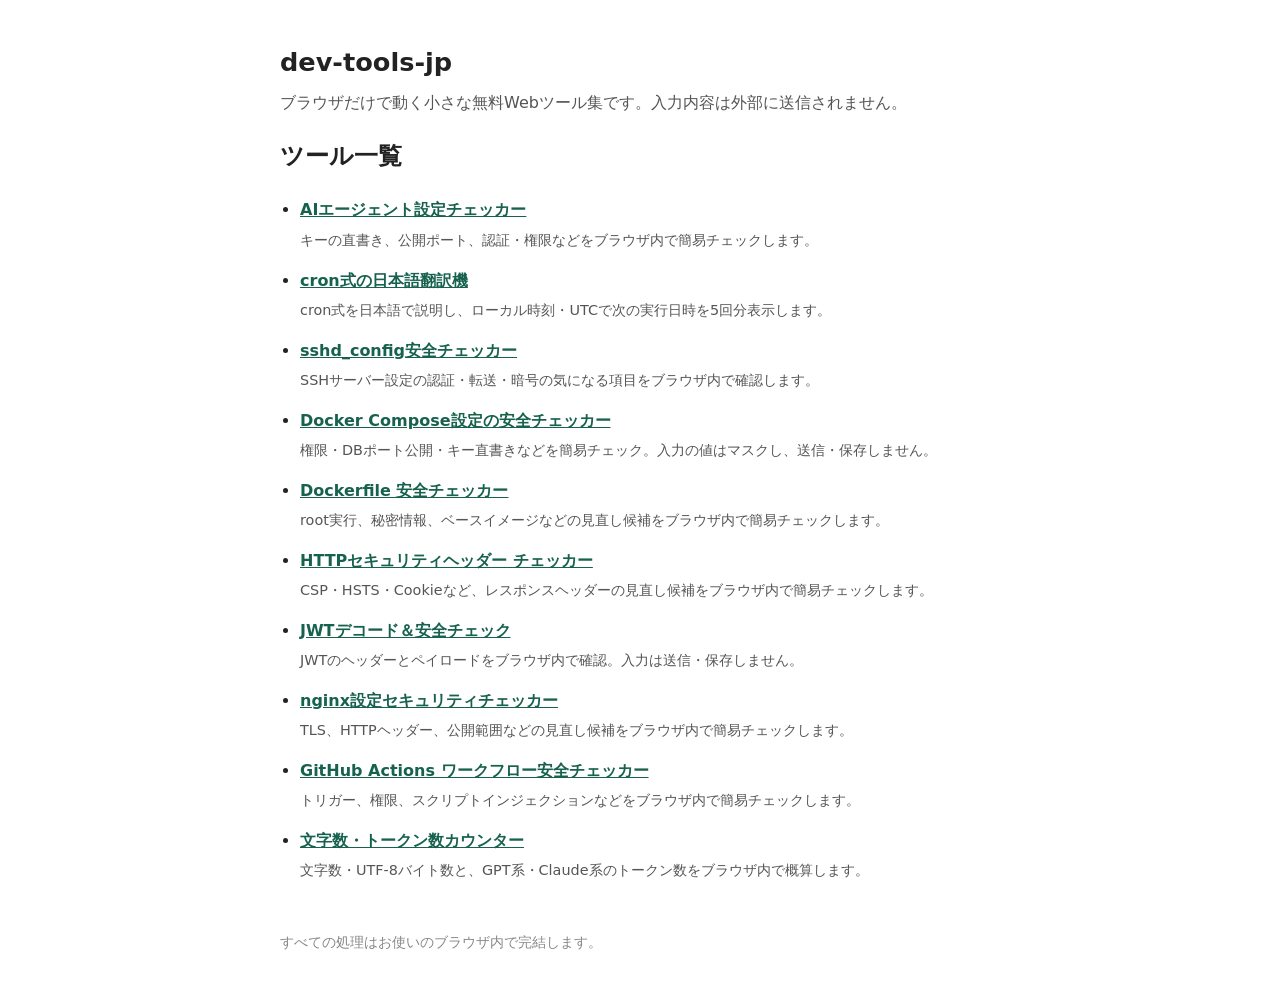
<file: index.html>
<!DOCTYPE html>
<html lang="ja">
<head>
  <meta charset="utf-8">
  <meta name="viewport" content="width=device-width, initial-scale=1">
  <title>dev-tools-jp | ブラウザだけで動く無料Webツール集</title>
  <meta name="description" content="ブラウザだけで動く小さな無料Webツール集（日本語）。入力内容は外部に送信されず、すべてブラウザ内で処理されます。">
  <style>
    body { font-family: system-ui, -apple-system, "Hiragino Sans", "Noto Sans JP", sans-serif; max-width: 720px; margin: 0 auto; padding: 1.5rem 1rem; line-height: 1.7; color: #222; }
    h1 { font-size: 1.6rem; margin-bottom: .25rem; }
    .lead { color: #555; margin-top: 0; }
    #tool-list { padding-left: 1.25rem; }
    #tool-list a { color: #17624e; font-weight: 600; }
    #tool-list p { color: #555; font-size: .9rem; margin-top: .25rem; }
    footer { margin-top: 3rem; font-size: .85rem; color: #888; }
  </style>
</head>
<body>
  <header>
    <h1>dev-tools-jp</h1>
    <p class="lead">ブラウザだけで動く小さな無料Webツール集です。入力内容は外部に送信されません。</p>
  </header>
  <main>
    <h2>ツール一覧</h2>
    <ul id="tool-list">
      <li><a href="tools/agent-config-check/">AIエージェント設定チェッカー</a><p>キーの直書き、公開ポート、認証・権限などをブラウザ内で簡易チェックします。</p></li>
      <li><a href="tools/cron-ja/">cron式の日本語翻訳機</a><p>cron式を日本語で説明し、ローカル時刻・UTCで次の実行日時を5回分表示します。</p></li>
      <li><a href="tools/sshd-check/">sshd_config安全チェッカー</a><p>SSHサーバー設定の認証・転送・暗号の気になる項目をブラウザ内で確認します。</p></li>
      <li><a href="tools/compose-check/">Docker Compose設定の安全チェッカー</a><p>権限・DBポート公開・キー直書きなどを簡易チェック。入力の値はマスクし、送信・保存しません。</p></li>
      <li><a href="tools/dockerfile-check/">Dockerfile 安全チェッカー</a><p>root実行、秘密情報、ベースイメージなどの見直し候補をブラウザ内で簡易チェックします。</p></li>
      <li><a href="tools/headers-check/">HTTPセキュリティヘッダー チェッカー</a><p>CSP・HSTS・Cookieなど、レスポンスヘッダーの見直し候補をブラウザ内で簡易チェックします。</p></li>
      <li><a href="tools/jwt-check/">JWTデコード＆安全チェック</a><p>JWTのヘッダーとペイロードをブラウザ内で確認。入力は送信・保存しません。</p></li>
      <li><a href="tools/nginx-check/">nginx設定セキュリティチェッカー</a><p>TLS、HTTPヘッダー、公開範囲などの見直し候補をブラウザ内で簡易チェックします。</p></li>
      <li><a href="tools/gha-check/">GitHub Actions ワークフロー安全チェッカー</a><p>トリガー、権限、スクリプトインジェクションなどをブラウザ内で簡易チェックします。</p></li>
      <li><a href="tools/token-count/">文字数・トークン数カウンター</a><p>文字数・UTF-8バイト数と、GPT系・Claude系のトークン数をブラウザ内で概算します。</p></li>
    </ul>
  </main>
  <footer>
    <p>すべての処理はお使いのブラウザ内で完結します。</p>
  </footer>
</body>
</html>
</file>
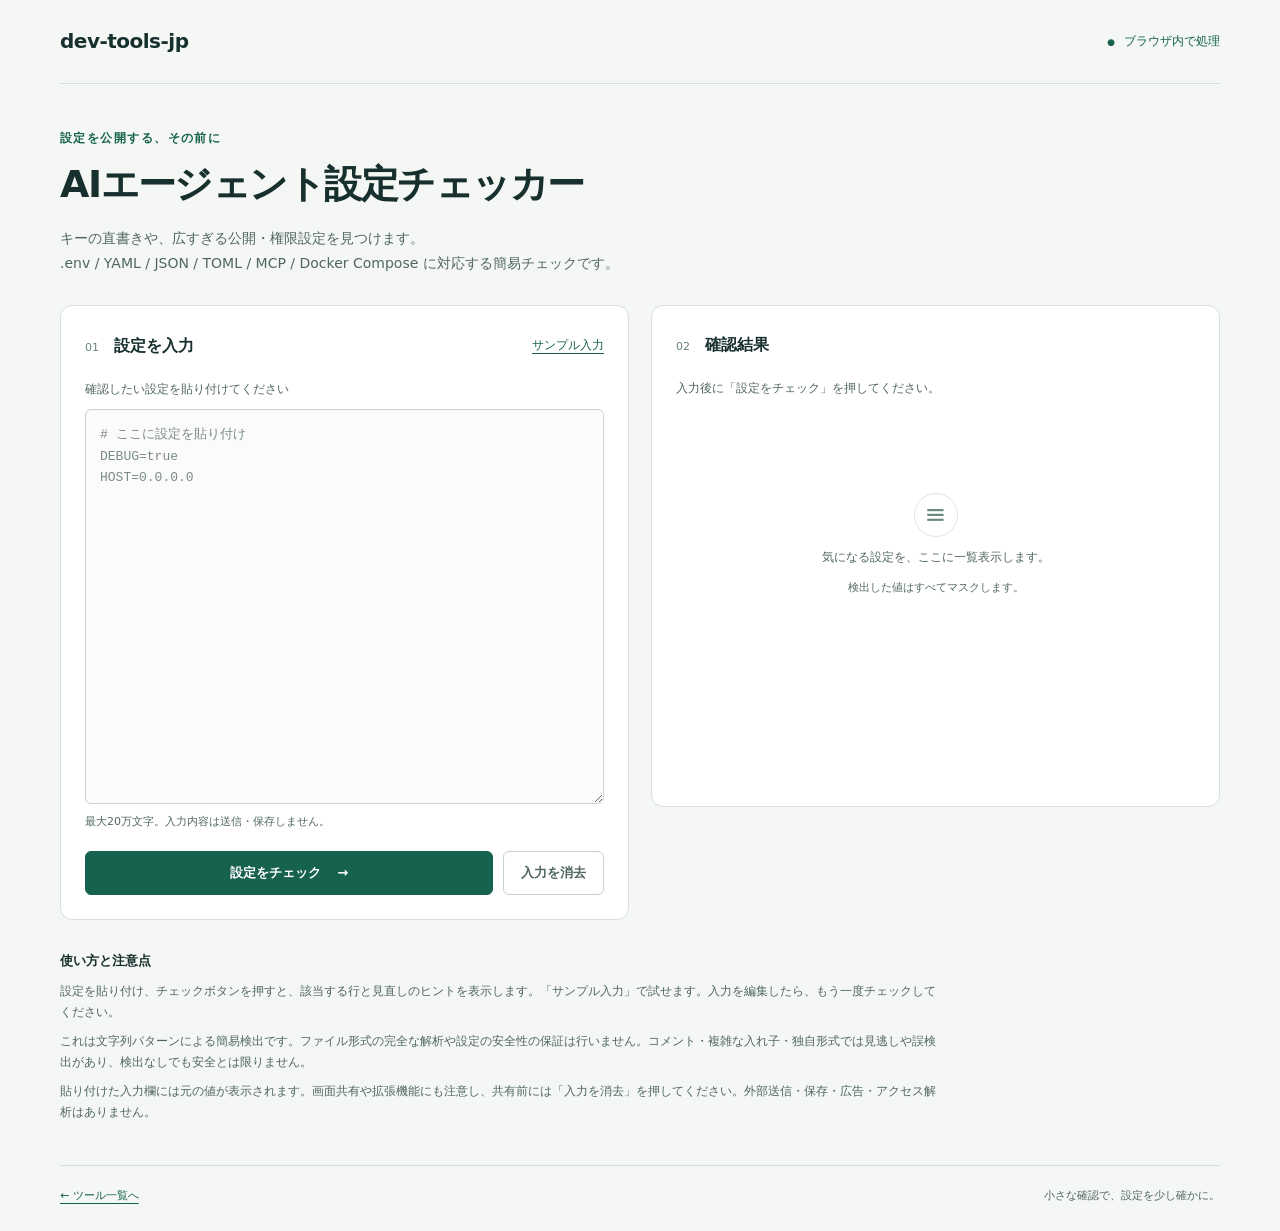
<file: tools/agent-config-check/index.html>
<!DOCTYPE html>
<html lang="ja">
<head>
  <meta charset="utf-8">
  <meta name="viewport" content="width=device-width, initial-scale=1">
  <meta name="referrer" content="no-referrer">
  <meta http-equiv="Content-Security-Policy" content="default-src 'none'; script-src 'self'; style-src 'self'; img-src 'self'; connect-src 'none'; form-action 'none'; base-uri 'none'; object-src 'none'">
  <title>AIエージェント設定チェッカー | dev-tools-jp</title>
  <meta name="description" content=".env・YAML・JSON・TOML・MCP・Docker Composeの危険な設定をブラウザ内で簡易チェック。キーの直書き、公開ポート、認証・権限を確認できます。入力は送信・保存しません。">
  <meta property="og:type" content="website">
  <meta property="og:title" content="AIエージェント設定チェッカー | dev-tools-jp">
  <meta property="og:description" content="キーの直書きや公開・認証・権限設定をブラウザ内で簡易チェック。入力は送信・保存しません。">
  <meta property="og:url" content="https://supportapp3-lab.github.io/dev-tools-jp/tools/agent-config-check/">
  <meta property="og:locale" content="ja_JP">
  <link rel="stylesheet" href="style.css">
  <script src="scanner.js" defer></script>
  <script src="app.js" defer></script>
</head>
<body>
  <div class="page">
    <header class="site-header"><a href="../../" class="brand">dev-tools-jp</a><span class="privacy"><span aria-hidden="true">●</span> ブラウザ内で処理</span></header>
    <main>
      <div class="intro">
        <p class="eyebrow">設定を公開する、その前に</p>
        <h1>AIエージェント<br class="mobile-break">設定チェッカー</h1>
        <p class="lead">キーの直書きや、広すぎる公開・権限設定を見つけます。<br>.env / YAML / JSON / TOML / MCP / Docker Compose に対応する簡易チェックです。</p>
      </div>
      <div class="workspace">
        <section class="panel input-panel" aria-labelledby="input-heading">
          <div class="panel-heading"><h2 id="input-heading"><span class="step">01</span> 設定を入力</h2><button type="button" id="sample" class="text-button">サンプル入力</button></div>
          <label for="config">確認したい設定を貼り付けてください</label>
          <textarea id="config" rows="17" maxlength="200000" autocomplete="off" autocapitalize="off" spellcheck="false" placeholder="# ここに設定を貼り付け
DEBUG=true
HOST=0.0.0.0" aria-describedby="input-help"></textarea>
          <p id="input-help" class="hint">最大20万文字。入力内容は送信・保存しません。</p>
          <div class="actions"><button type="button" id="check" class="primary">設定をチェック <span aria-hidden="true">→</span></button><button type="button" id="clear" class="secondary">入力を消去</button></div>
        </section>
        <section class="panel result-panel" aria-labelledby="result-heading">
          <div class="panel-heading"><h2 id="result-heading"><span class="step">02</span> 確認結果</h2><span id="count" class="count" hidden></span></div>
          <p id="status" class="result-status" role="status" aria-live="polite">入力後に「設定をチェック」を押してください。</p>
          <div id="empty" class="empty-state"><span class="empty-icon" aria-hidden="true">≡</span><p>気になる設定を、ここに一覧表示します。</p><p class="hint">検出した値はすべてマスクします。</p></div>
          <ol id="findings" class="findings" aria-label="検出した設定"></ol>
        </section>
      </div>
      <section class="notes" aria-labelledby="notes-heading">
        <h2 id="notes-heading">使い方と注意点</h2>
        <p>設定を貼り付け、チェックボタンを押すと、該当する行と見直しのヒントを表示します。「サンプル入力」で試せます。入力を編集したら、もう一度チェックしてください。</p>
        <p>これは文字列パターンによる簡易検出です。ファイル形式の完全な解析や設定の安全性の保証は行いません。コメント・複雑な入れ子・独自形式では見逃しや誤検出があり、検出なしでも安全とは限りません。</p>
        <p>貼り付けた入力欄には元の値が表示されます。画面共有や拡張機能にも注意し、共有前には「入力を消去」を押してください。外部送信・保存・広告・アクセス解析はありません。</p>
      </section>
    </main>
    <footer><a href="../../">← ツール一覧へ</a><p>小さな確認で、設定を少し確かに。</p></footer>
  </div>
</body>
</html>
</file>
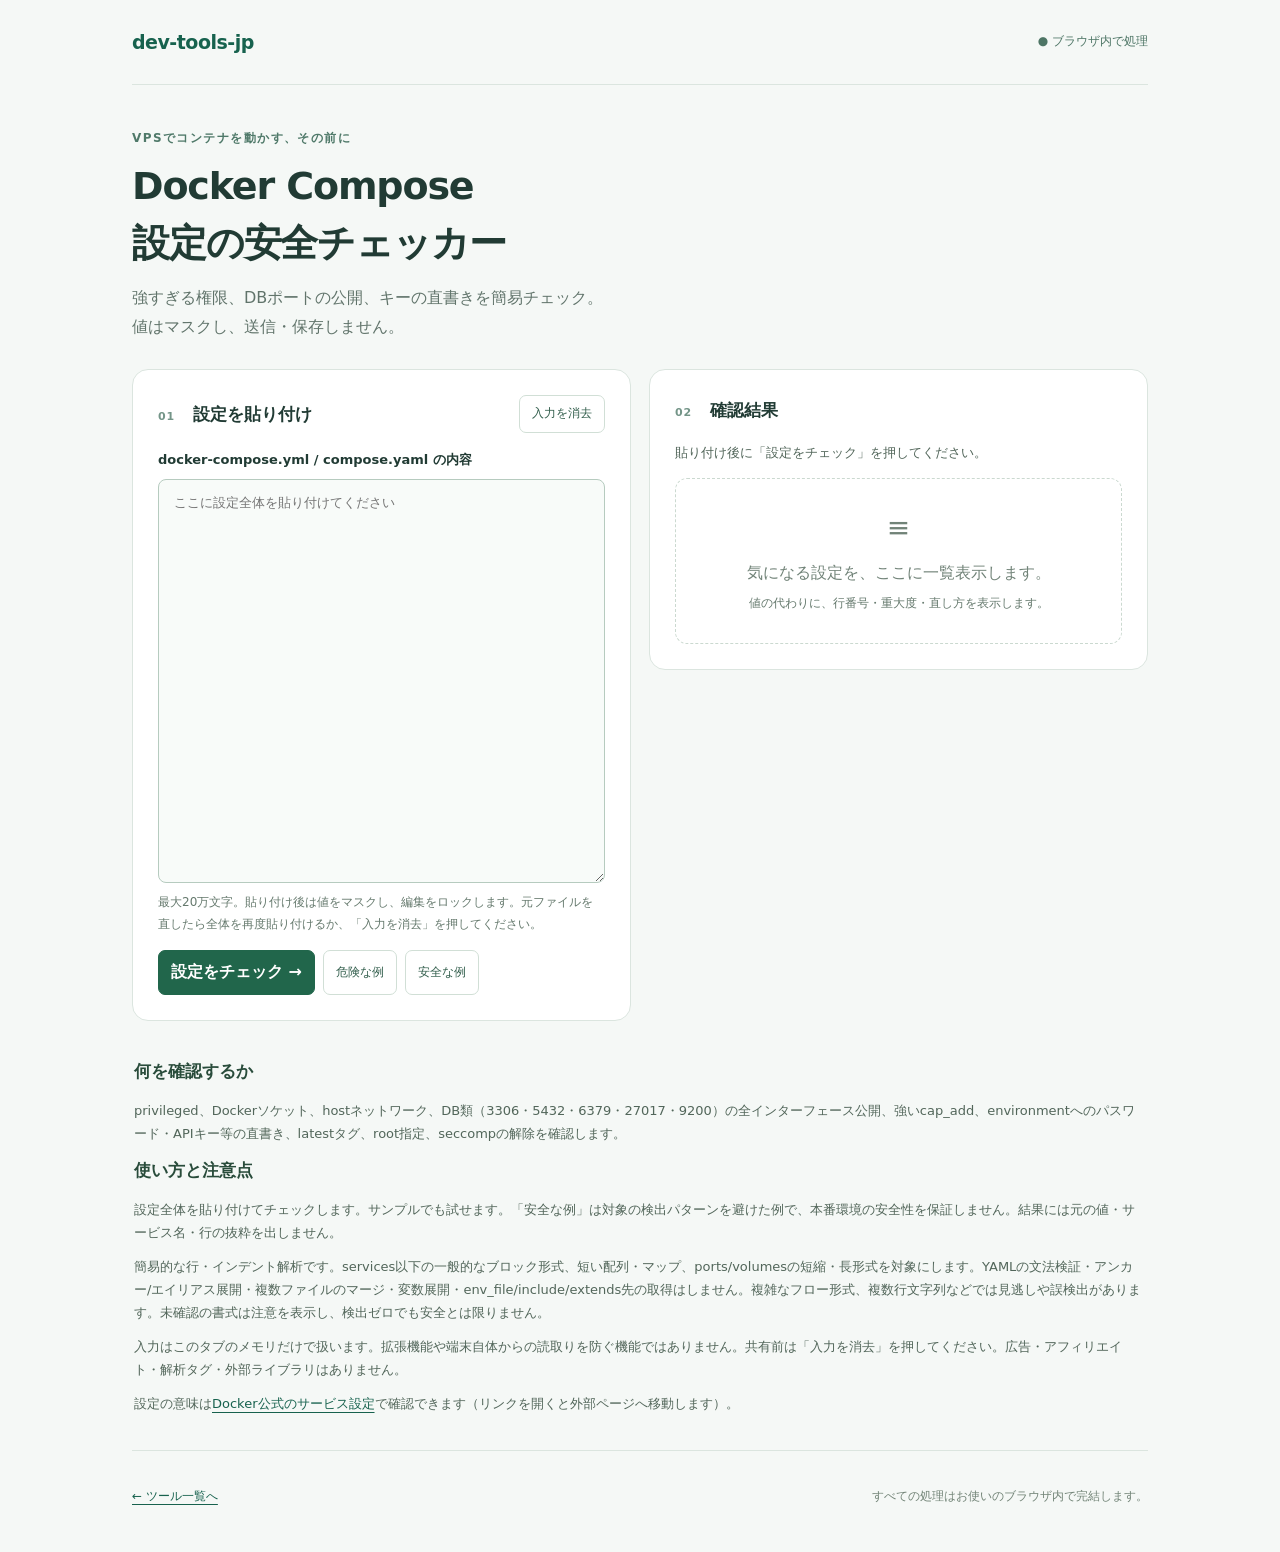
<file: tools/compose-check/index.html>
<!DOCTYPE html>
<html lang="ja">
<head>
  <meta charset="utf-8">
  <meta name="viewport" content="width=device-width, initial-scale=1">
  <meta name="referrer" content="no-referrer">
  <meta http-equiv="Content-Security-Policy" content="default-src 'none'; script-src 'self'; style-src 'self'; connect-src 'none'; form-action 'none'; base-uri 'none'; object-src 'none'">
  <title>Docker Compose設定の安全チェッカー | dev-tools-jp</title>
  <meta name="description" content="docker-compose.ymlの危険な権限・Dockerソケット・DBポート公開・キー直書きなどを日本語で簡易チェック。入力はブラウザ内で処理し、値をマスク。送信・保存しません。">
  <meta property="og:type" content="website">
  <meta property="og:title" content="Docker Compose設定の安全チェッカー | dev-tools-jp">
  <meta property="og:description" content="権限・ポート公開・キー直書きの見直し候補をブラウザ内で確認。入力の値はマスクし、送信・保存しません。">
  <meta property="og:url" content="https://supportapp3-lab.github.io/dev-tools-jp/tools/compose-check/">
  <meta property="og:locale" content="ja_JP">
  <link rel="stylesheet" href="style.css">
  <script src="checker.js" defer></script>
  <script src="app.js" defer></script>
</head>
<body>
  <div class="page">
    <header><a class="brand" href="../../">dev-tools-jp</a><span class="privacy"><span aria-hidden="true">●</span> ブラウザ内で処理</span></header>
    <main>
      <section class="intro">
        <p class="eyebrow">VPSでコンテナを動かす、その前に</p>
        <h1>Docker Compose<br>設定の安全チェッカー</h1>
        <p class="lead">強すぎる権限、DBポートの公開、キーの直書きを簡易チェック。<br>値はマスクし、送信・保存しません。</p>
      </section>
      <div class="workspace">
        <section class="panel input-panel" aria-labelledby="input-heading">
          <div class="panel-heading"><h2 id="input-heading"><span class="step">01</span> 設定を貼り付け</h2><button type="button" id="clear" class="text-button">入力を消去</button></div>
          <label for="config">docker-compose.yml / compose.yaml の内容</label>
          <textarea id="config" rows="17" maxlength="200001" autocomplete="off" autocapitalize="off" spellcheck="false" aria-describedby="input-help" placeholder="ここに設定全体を貼り付けてください"></textarea>
          <p id="input-help" class="hint">最大20万文字。貼り付け後は値をマスクし、編集をロックします。元ファイルを直したら全体を再度貼り付けるか、「入力を消去」を押してください。</p>
          <div class="actions"><button type="button" id="check" class="primary">設定をチェック <span aria-hidden="true">→</span></button><button type="button" id="unsafe-sample" class="secondary">危険な例</button><button type="button" id="safe-sample" class="secondary">安全な例</button></div>
        </section>
        <section class="panel result-panel" aria-labelledby="result-heading">
          <div class="panel-heading"><h2 id="result-heading"><span class="step">02</span> 確認結果</h2><span id="count" class="count" hidden></span></div>
          <p id="status" class="result-status" role="status" aria-live="polite">貼り付け後に「設定をチェック」を押してください。</p>
          <div id="empty" class="empty-state"><span class="empty-icon" aria-hidden="true">≡</span><p>気になる設定を、ここに一覧表示します。</p><p class="hint">値の代わりに、行番号・重大度・直し方を表示します。</p></div>
          <ol id="findings" class="findings" aria-label="Compose設定の見直し候補"></ol>
        </section>
      </div>
      <section class="notes" aria-labelledby="notes-heading">
        <h2 id="notes-heading">何を確認するか</h2>
        <p>privileged、Dockerソケット、hostネットワーク、DB類（3306・5432・6379・27017・9200）の全インターフェース公開、強いcap_add、environmentへのパスワード・APIキー等の直書き、latestタグ、root指定、seccompの解除を確認します。</p>
        <h2>使い方と注意点</h2>
        <p>設定全体を貼り付けてチェックします。サンプルでも試せます。「安全な例」は対象の検出パターンを避けた例で、本番環境の安全性を保証しません。結果には元の値・サービス名・行の抜粋を出しません。</p>
        <p>簡易的な行・インデント解析です。services以下の一般的なブロック形式、短い配列・マップ、ports/volumesの短縮・長形式を対象にします。YAMLの文法検証・アンカー/エイリアス展開・複数ファイルのマージ・変数展開・env_file/include/extends先の取得はしません。複雑なフロー形式、複数行文字列などでは見逃しや誤検出があります。未確認の書式は注意を表示し、検出ゼロでも安全とは限りません。</p>
        <p>入力はこのタブのメモリだけで扱います。拡張機能や端末自体からの読取りを防ぐ機能ではありません。共有前は「入力を消去」を押してください。広告・アフィリエイト・解析タグ・外部ライブラリはありません。</p>
        <p>設定の意味は<a href="https://docs.docker.com/reference/compose-file/services/" target="_blank" rel="noopener noreferrer">Docker公式のサービス設定</a>で確認できます（リンクを開くと外部ページへ移動します）。</p>
      </section>
    </main>
    <footer><a href="../../">← ツール一覧へ</a><p>すべての処理はお使いのブラウザ内で完結します。</p></footer>
  </div>
</body>
</html>
</file>
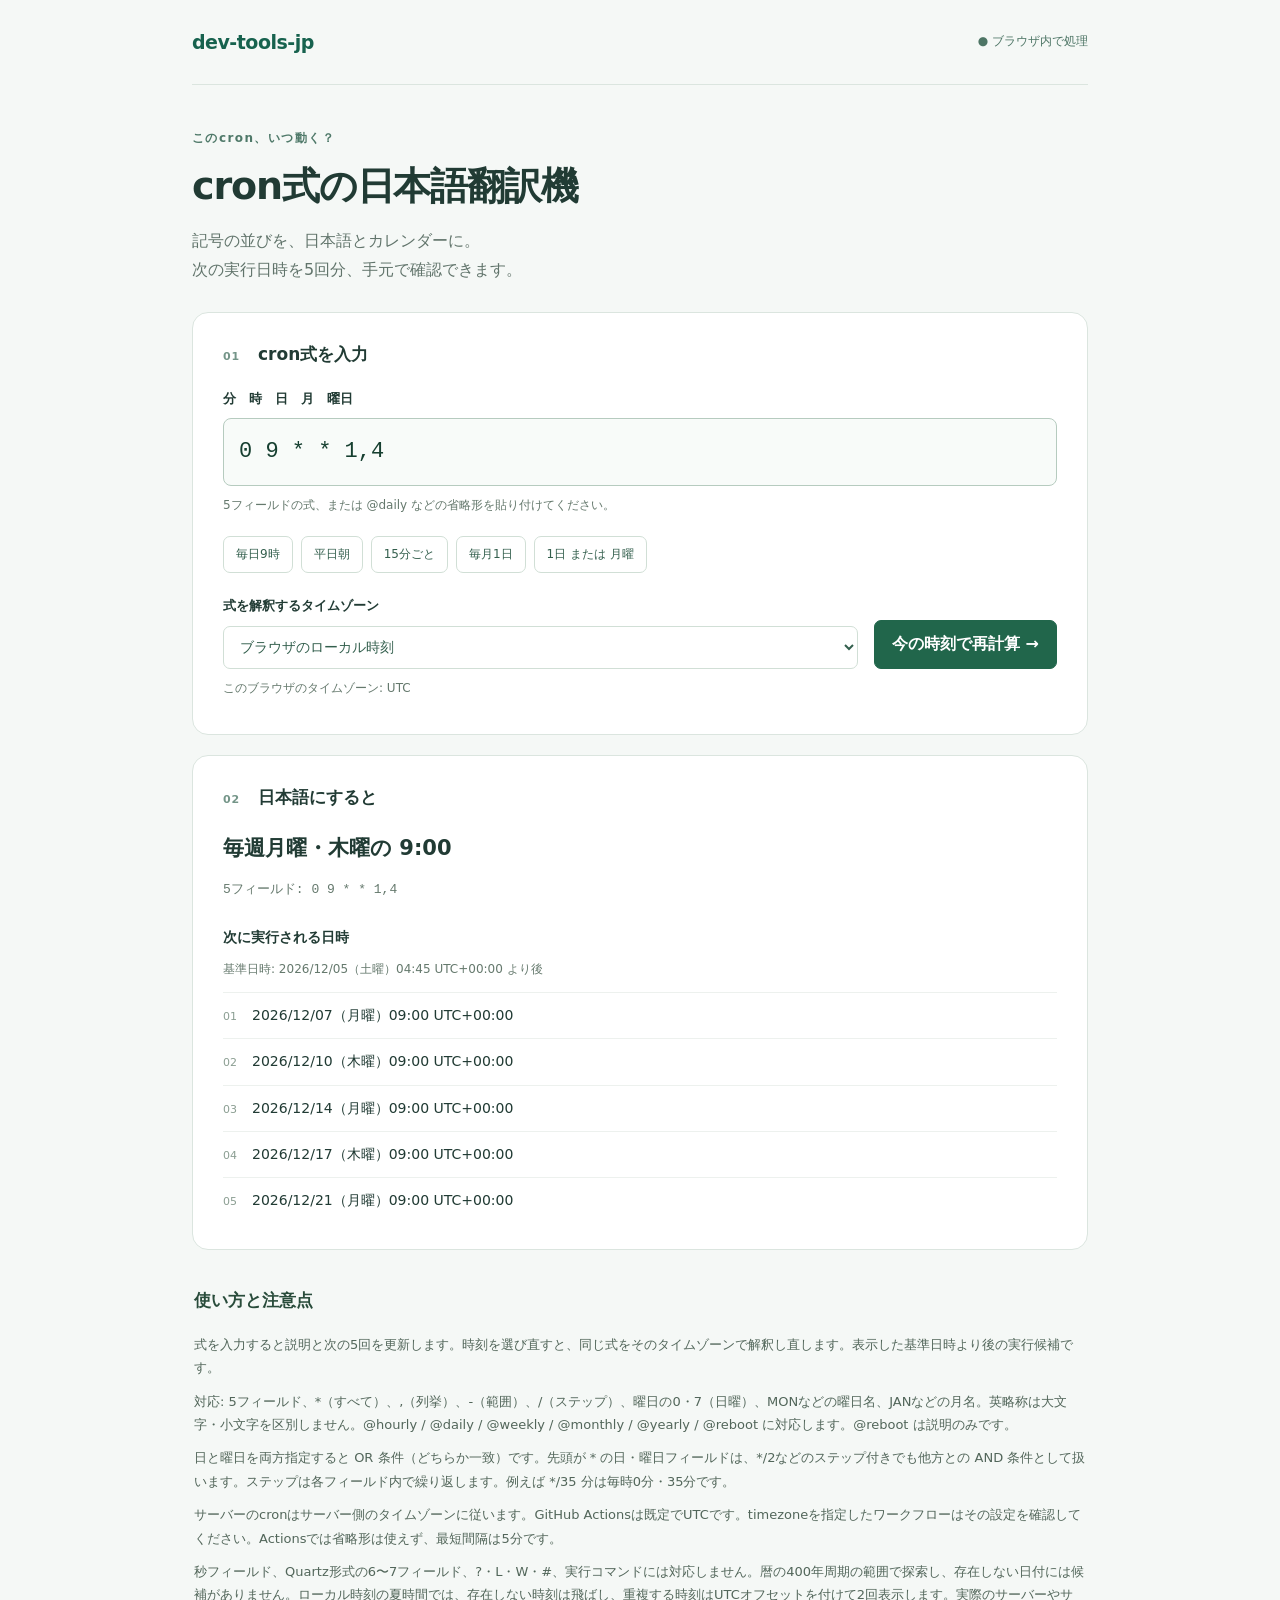
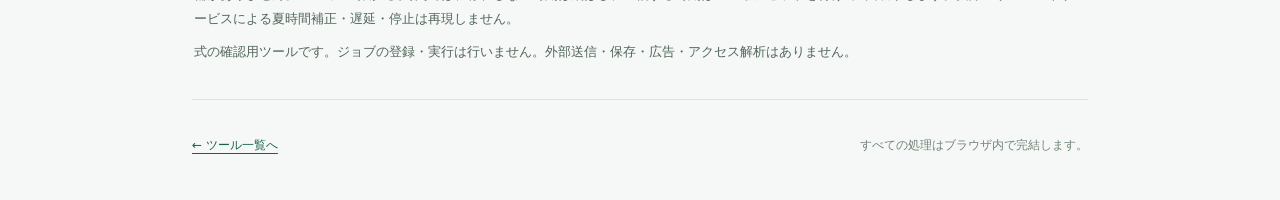
<file: tools/cron-ja/index.html>
<!DOCTYPE html>
<html lang="ja">
<head>
  <meta charset="utf-8">
  <meta name="viewport" content="width=device-width, initial-scale=1">
  <meta name="referrer" content="no-referrer">
  <meta http-equiv="Content-Security-Policy" content="default-src 'none'; script-src 'self'; style-src 'self'; img-src 'self'; connect-src 'none'; form-action 'none'; base-uri 'none'; object-src 'none'">
  <title>cron式の日本語翻訳機 | dev-tools-jp</title>
  <meta name="description" content="cron式を日本語で説明し、次の実行日時を5回分表示。ローカル時刻・UTCに対応。入力はブラウザ内で処理し、送信・保存しません。">
  <meta property="og:type" content="website">
  <meta property="og:title" content="cron式の日本語翻訳機 | dev-tools-jp">
  <meta property="og:description" content="このcron、いつ動く？ 日本語の説明と次の5回をブラウザ内で確認できます。">
  <meta property="og:url" content="https://supportapp3-lab.github.io/dev-tools-jp/tools/cron-ja/">
  <meta property="og:locale" content="ja_JP">
  <link rel="stylesheet" href="style.css">
  <script src="cron.js" defer></script>
  <script src="app.js" defer></script>
</head>
<body>
  <div class="page">
    <header><a class="brand" href="../../">dev-tools-jp</a><span class="privacy">● ブラウザ内で処理</span></header>
    <main>
      <section class="intro">
        <p class="eyebrow">このcron、いつ動く？</p>
        <h1>cron式の日本語翻訳機</h1>
        <p class="lead">記号の並びを、日本語とカレンダーに。<br>次の実行日時を5回分、手元で確認できます。</p>
      </section>
      <section class="panel" aria-labelledby="input-heading">
        <h2 id="input-heading"><span class="step">01</span> cron式を入力</h2>
        <label for="expression">分　時　日　月　曜日</label>
        <input id="expression" type="text" value="0 9 * * 1,4" maxlength="200" spellcheck="false" autocomplete="off" autocapitalize="off" aria-describedby="input-help error">
        <p class="hint" id="input-help">5フィールドの式、または @daily などの省略形を貼り付けてください。</p>
        <div class="examples" aria-label="よく使う例">
          <button type="button" data-cron="0 9 * * *">毎日9時</button>
          <button type="button" data-cron="0 9 * * MON-FRI">平日朝</button>
          <button type="button" data-cron="*/15 * * * *">15分ごと</button>
          <button type="button" data-cron="0 0 1 * *">毎月1日</button>
          <button type="button" data-cron="0 0 1 * MON">1日 または 月曜</button>
        </div>
        <div class="controls">
          <div><label for="zone">式を解釈するタイムゾーン</label><select id="zone"><option value="local">ブラウザのローカル時刻</option><option value="utc">UTC（協定世界時）</option></select></div>
          <button type="button" class="primary" id="refresh">今の時刻で再計算 <span aria-hidden="true">→</span></button>
        </div>
        <p class="hint" id="zone-help"></p>
        <p id="error" class="error" role="alert" hidden></p>
      </section>
      <section class="panel result" aria-labelledby="result-heading" aria-live="polite">
        <h2 id="result-heading"><span class="step">02</span> 日本語にすると</h2>
        <p id="description" class="description"></p>
        <p class="expanded" id="expanded"></p>
        <h3>次に実行される日時</h3>
        <p id="reference" class="hint"></p>
        <ol id="runs" class="runs"></ol>
        <p id="no-runs" class="hint" hidden></p>
      </section>
      <section class="notes" aria-labelledby="notes-heading">
        <h2 id="notes-heading">使い方と注意点</h2>
        <p>式を入力すると説明と次の5回を更新します。時刻を選び直すと、同じ式をそのタイムゾーンで解釈し直します。表示した基準日時より後の実行候補です。</p>
        <p>対応: 5フィールド、*（すべて）、,（列挙）、-（範囲）、/（ステップ）、曜日の0・7（日曜）、MONなどの曜日名、JANなどの月名。英略称は大文字・小文字を区別しません。@hourly / @daily / @weekly / @monthly / @yearly / @reboot に対応します。@reboot は説明のみです。</p>
        <p>日と曜日を両方指定すると OR 条件（どちらか一致）です。先頭が * の日・曜日フィールドは、*/2などのステップ付きでも他方との AND 条件として扱います。ステップは各フィールド内で繰り返します。例えば */35 分は毎時0分・35分です。</p>
        <p>サーバーのcronはサーバー側のタイムゾーンに従います。GitHub Actionsは既定でUTCです。timezoneを指定したワークフローはその設定を確認してください。Actionsでは省略形は使えず、最短間隔は5分です。</p>
        <p>秒フィールド、Quartz形式の6〜7フィールド、?・L・W・#、実行コマンドには対応しません。暦の400年周期の範囲で探索し、存在しない日付には候補がありません。ローカル時刻の夏時間では、存在しない時刻は飛ばし、重複する時刻はUTCオフセットを付けて2回表示します。実際のサーバーやサービスによる夏時間補正・遅延・停止は再現しません。</p>
        <p>式の確認用ツールです。ジョブの登録・実行は行いません。外部送信・保存・広告・アクセス解析はありません。</p>
      </section>
    </main>
    <footer><a href="../../">← ツール一覧へ</a><p>すべての処理はブラウザ内で完結します。</p></footer>
  </div>
</body>
</html>
</file>
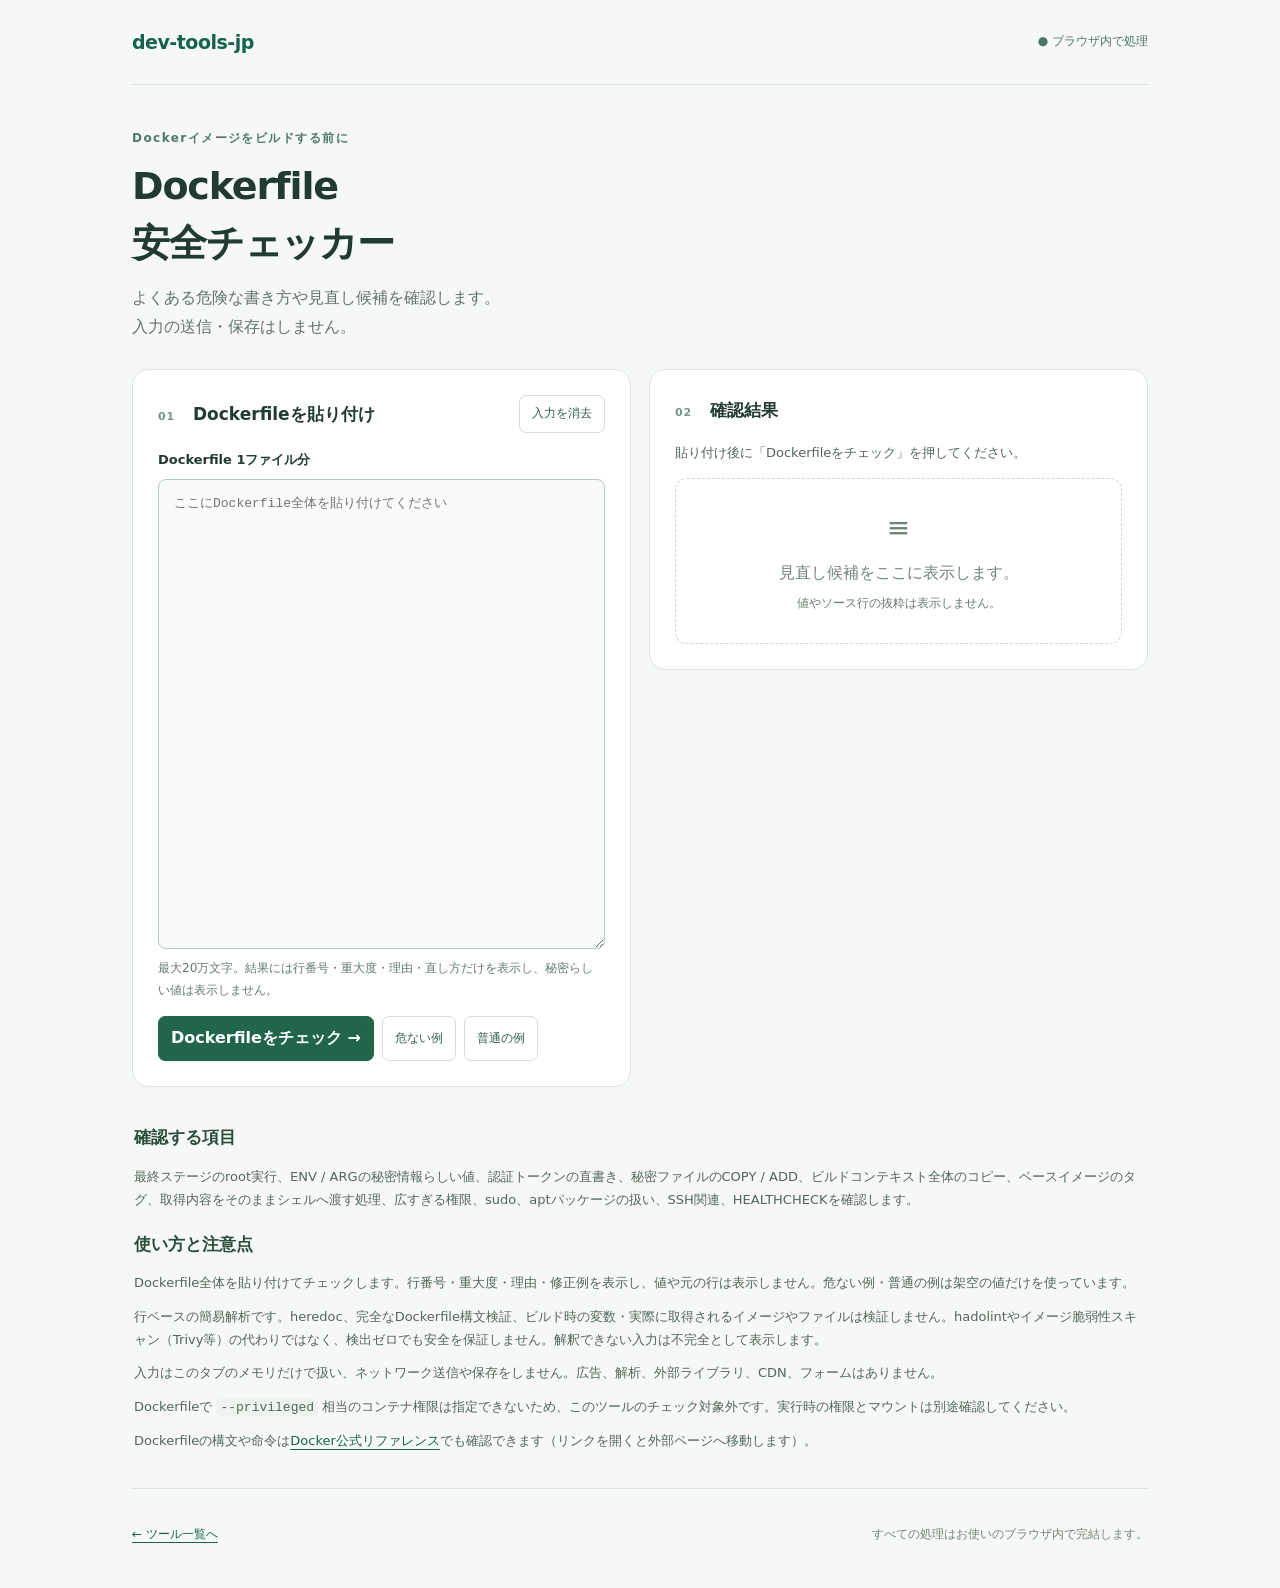
<file: tools/dockerfile-check/index.html>
<!doctype html>
<html lang="ja">
<head>
  <meta charset="utf-8">
  <meta name="viewport" content="width=device-width, initial-scale=1">
  <meta name="referrer" content="no-referrer">
  <meta http-equiv="Content-Security-Policy" content="default-src 'none'; script-src 'self'; style-src 'self'; connect-src 'none'; form-action 'none'; base-uri 'none'; object-src 'none'">
  <title>Dockerfile 安全チェッカー（ブラウザ内で完結） | dev-tools-jp</title>
  <meta name="description" content="Dockerfileのroot実行、秘密情報、latestタグなどの見直し候補を日本語で簡易確認。入力はブラウザ内だけで処理し、送信・保存しません。">
  <meta property="og:type" content="website">
  <meta property="og:title" content="Dockerfile 安全チェッカー | dev-tools-jp">
  <meta property="og:description" content="Dockerfileをブラウザ内で簡易チェック。入力は送信・保存しません。">
  <meta property="og:url" content="https://supportapp3-lab.github.io/dev-tools-jp/tools/dockerfile-check/">
  <meta property="og:locale" content="ja_JP">
  <link rel="stylesheet" href="style.css">
  <script src="checker.js" defer></script>
  <script src="app.js" defer></script>
</head>
<body>
  <div class="page">
    <header><a class="brand" href="../../">dev-tools-jp</a><span class="privacy"><span aria-hidden="true">●</span> ブラウザ内で処理</span></header>
    <main>
      <section class="intro">
        <p class="eyebrow">Dockerイメージをビルドする前に</p>
        <h1>Dockerfile<br>安全チェッカー</h1>
        <p class="lead">よくある危険な書き方や見直し候補を確認します。<br>入力の送信・保存はしません。</p>
      </section>
      <div class="workspace">
        <section class="panel input-panel" aria-labelledby="input-heading">
          <div class="panel-heading"><h2 id="input-heading"><span class="step">01</span> Dockerfileを貼り付け</h2><button type="button" id="clear" class="text-button">入力を消去</button></div>
          <label for="dockerfile">Dockerfile 1ファイル分</label>
          <textarea id="dockerfile" rows="20" maxlength="200001" autocomplete="off" autocapitalize="off" spellcheck="false" aria-describedby="input-help" placeholder="ここにDockerfile全体を貼り付けてください"></textarea>
          <p id="input-help" class="hint">最大20万文字。結果には行番号・重大度・理由・直し方だけを表示し、秘密らしい値は表示しません。</p>
          <div class="actions"><button type="button" id="check" class="primary">Dockerfileをチェック <span aria-hidden="true">→</span></button><button type="button" id="unsafe-sample" class="secondary">危ない例</button><button type="button" id="safe-sample" class="secondary">普通の例</button></div>
        </section>
        <section class="panel result-panel" aria-labelledby="result-heading">
          <div class="panel-heading"><h2 id="result-heading"><span class="step">02</span> 確認結果</h2><span id="count" class="count" hidden></span></div>
          <p id="status" class="result-status" role="status" aria-live="polite">貼り付け後に「Dockerfileをチェック」を押してください。</p>
          <div id="empty" class="empty-state"><span class="empty-icon" aria-hidden="true">≡</span><p>見直し候補をここに表示します。</p><p class="hint">値やソース行の抜粋は表示しません。</p></div>
          <ol id="findings" class="findings" aria-label="Dockerfileの見直し候補"></ol>
        </section>
      </div>
      <section class="notes" aria-labelledby="notes-heading">
        <h2 id="notes-heading">確認する項目</h2>
        <p>最終ステージのroot実行、ENV / ARGの秘密情報らしい値、認証トークンの直書き、秘密ファイルのCOPY / ADD、ビルドコンテキスト全体のコピー、ベースイメージのタグ、取得内容をそのままシェルへ渡す処理、広すぎる権限、sudo、aptパッケージの扱い、SSH関連、HEALTHCHECKを確認します。</p>
        <h2>使い方と注意点</h2>
        <p>Dockerfile全体を貼り付けてチェックします。行番号・重大度・理由・修正例を表示し、値や元の行は表示しません。危ない例・普通の例は架空の値だけを使っています。</p>
        <p>行ベースの簡易解析です。heredoc、完全なDockerfile構文検証、ビルド時の変数・実際に取得されるイメージやファイルは検証しません。hadolintやイメージ脆弱性スキャン（Trivy等）の代わりではなく、検出ゼロでも安全を保証しません。解釈できない入力は不完全として表示します。</p>
        <p>入力はこのタブのメモリだけで扱い、ネットワーク送信や保存をしません。広告、解析、外部ライブラリ、CDN、フォームはありません。</p>
        <p>Dockerfileで <code>--privileged</code> 相当のコンテナ権限は指定できないため、このツールのチェック対象外です。実行時の権限とマウントは別途確認してください。</p>
        <p>Dockerfileの構文や命令は<a href="https://docs.docker.com/reference/dockerfile/" target="_blank" rel="noopener noreferrer">Docker公式リファレンス</a>でも確認できます（リンクを開くと外部ページへ移動します）。</p>
      </section>
    </main>
    <footer><a href="../../">← ツール一覧へ</a><p>すべての処理はお使いのブラウザ内で完結します。</p></footer>
  </div>
</body>
</html>
</file>
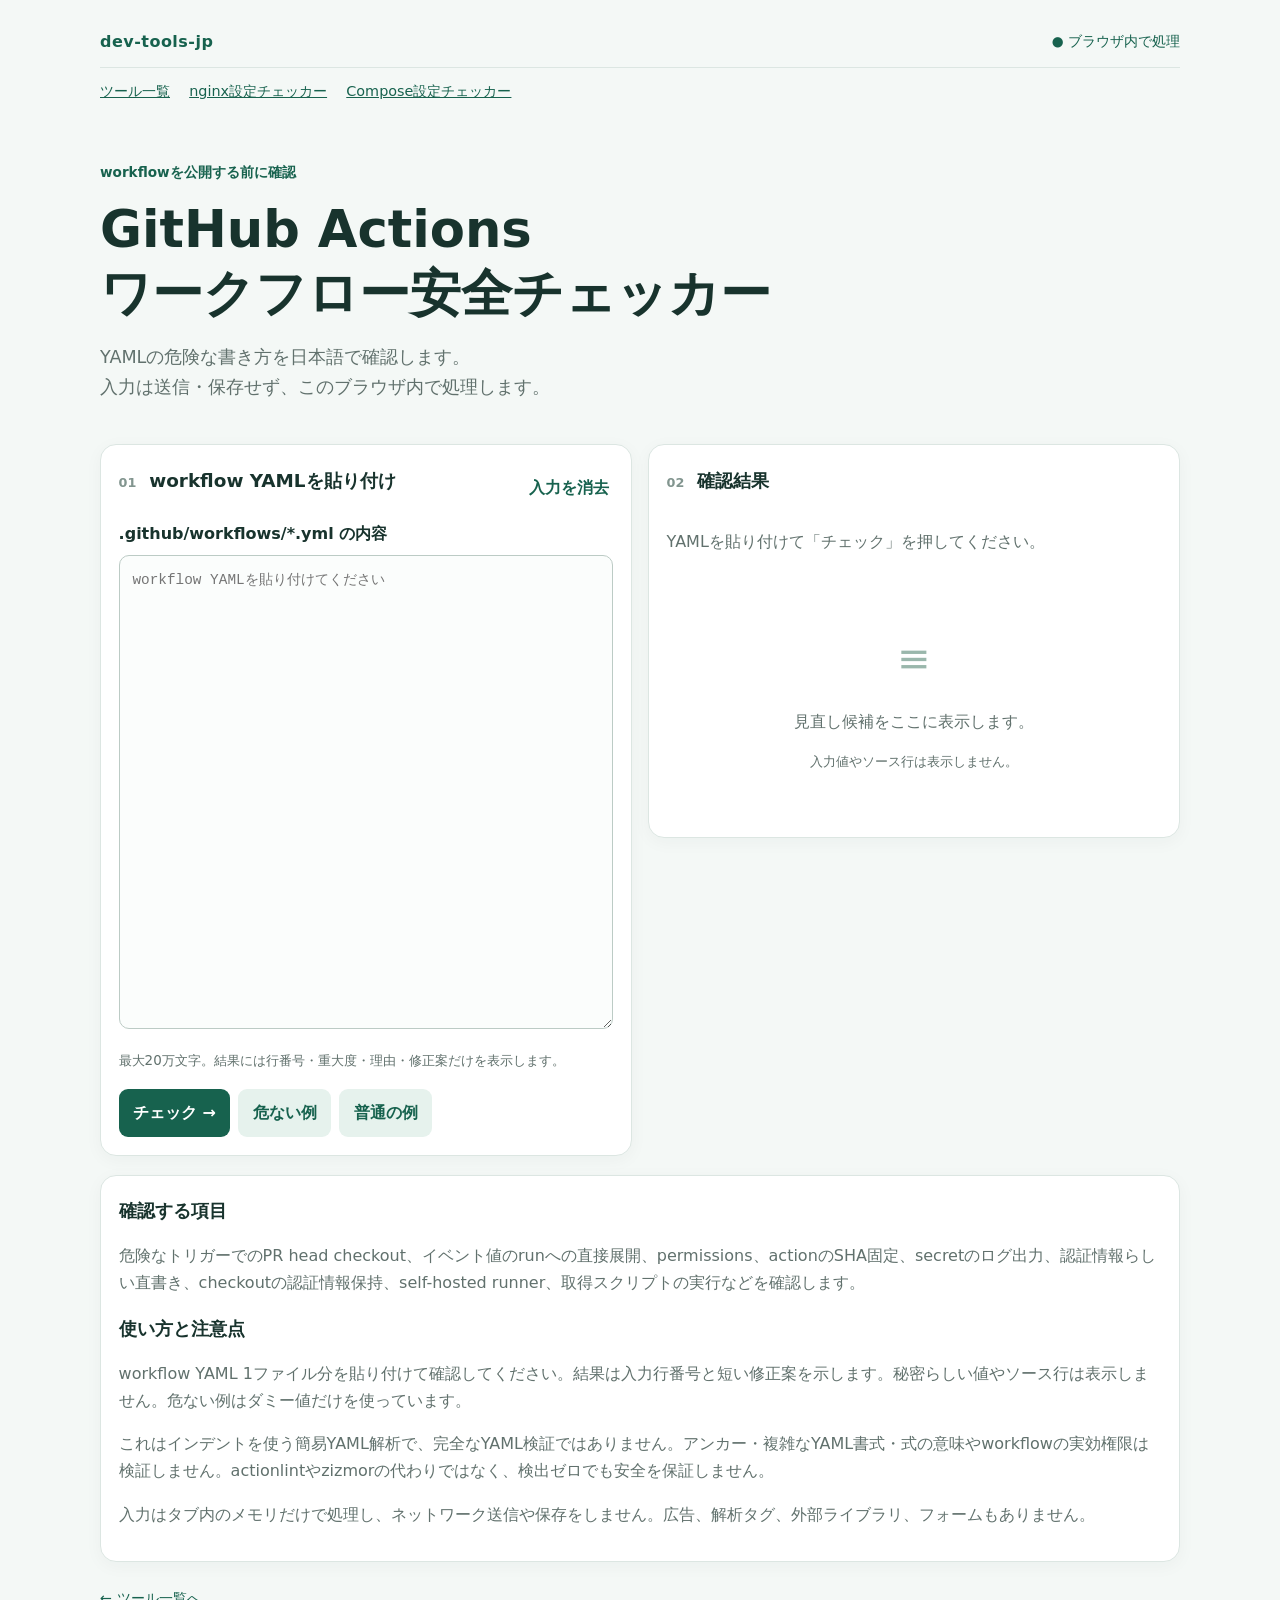
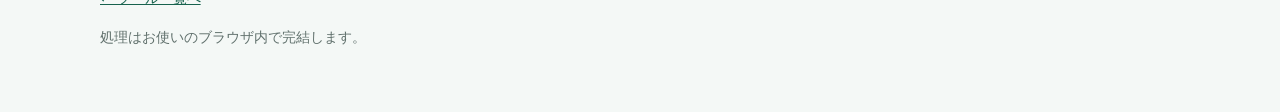
<file: tools/gha-check/index.html>
<!doctype html>
<html lang="ja">
<head>
  <meta charset="utf-8">
  <meta name="viewport" content="width=device-width, initial-scale=1">
  <meta name="referrer" content="no-referrer">
  <meta http-equiv="Content-Security-Policy" content="default-src 'none'; script-src 'self'; style-src 'self'; img-src 'self'; connect-src 'none'; form-action 'none'; base-uri 'none'; object-src 'none'">
  <title>GitHub Actions ワークフロー安全チェッカー | dev-tools-jp</title>
  <meta name="description" content="GitHub Actionsワークフローの危険な設定を日本語で簡易確認。YAMLはブラウザ内だけで処理し、送信・保存しません。">
  <meta property="og:type" content="website">
  <meta property="og:title" content="GitHub Actions ワークフロー安全チェッカー | dev-tools-jp">
  <meta property="og:description" content="pull_request_target、スクリプトインジェクション、権限やactionの固定などをブラウザ内で確認します。">
  <meta property="og:url" content="https://supportapp3-lab.github.io/dev-tools-jp/tools/gha-check/">
  <meta property="og:locale" content="ja_JP">
  <link rel="icon" href="../jwt-check/favicon.svg" type="image/svg+xml">
  <link rel="stylesheet" href="style.css">
  <script src="checker.js" defer></script>
  <script src="app.js" defer></script>
</head>
<body>
  <div class="page">
    <header><a class="brand" href="../../">dev-tools-jp</a><span class="privacy"><span aria-hidden="true">●</span> ブラウザ内で処理</span></header>
    <nav class="top-nav" aria-label="メインナビゲーション"><a href="../../">ツール一覧</a><a href="../nginx-check/">nginx設定チェッカー</a><a href="../compose-check/">Compose設定チェッカー</a></nav>
    <main>
      <section class="intro">
        <p class="eyebrow">workflowを公開する前に確認</p>
        <h1>GitHub Actions<br>ワークフロー安全チェッカー</h1>
        <p class="lead">YAMLの危険な書き方を日本語で確認します。<br>入力は送信・保存せず、このブラウザ内で処理します。</p>
      </section>
      <div class="workspace">
        <section class="panel input-panel" aria-labelledby="input-heading">
          <div class="panel-heading"><h2 id="input-heading"><span class="step">01</span> workflow YAMLを貼り付け</h2><button type="button" id="clear" class="text-button">入力を消去</button></div>
          <label for="workflow">.github/workflows/*.yml の内容</label>
          <textarea id="workflow" rows="20" maxlength="200001" autocomplete="off" autocapitalize="off" spellcheck="false" aria-describedby="input-help" placeholder="workflow YAMLを貼り付けてください"></textarea>
          <p id="input-help" class="hint">最大20万文字。結果には行番号・重大度・理由・修正案だけを表示します。</p>
          <div class="actions"><button type="button" id="check" class="primary">チェック <span aria-hidden="true">→</span></button><button type="button" id="unsafe-sample" class="secondary">危ない例</button><button type="button" id="safe-sample" class="secondary">普通の例</button></div>
        </section>
        <section class="panel result-panel" aria-labelledby="result-heading">
          <div class="panel-heading"><h2 id="result-heading"><span class="step">02</span> 確認結果</h2><span id="count" class="count" hidden></span></div>
          <p id="status" class="result-status" role="status" aria-live="polite">YAMLを貼り付けて「チェック」を押してください。</p>
          <div id="empty" class="empty-state"><span class="empty-icon" aria-hidden="true">≡</span><p>見直し候補をここに表示します。</p><p class="hint">入力値やソース行は表示しません。</p></div>
          <ol id="findings" class="findings" aria-label="GitHub Actionsワークフローの見直し候補"></ol>
        </section>
      </div>
      <section class="notes" aria-labelledby="notes-heading">
        <h2 id="notes-heading">確認する項目</h2>
        <p>危険なトリガーでのPR head checkout、イベント値のrunへの直接展開、permissions、actionのSHA固定、secretのログ出力、認証情報らしい直書き、checkoutの認証情報保持、self-hosted runner、取得スクリプトの実行などを確認します。</p>
        <h2>使い方と注意点</h2>
        <p>workflow YAML 1ファイル分を貼り付けて確認してください。結果は入力行番号と短い修正案を示します。秘密らしい値やソース行は表示しません。危ない例はダミー値だけを使っています。</p>
        <p>これはインデントを使う簡易YAML解析で、完全なYAML検証ではありません。アンカー・複雑なYAML書式・式の意味やworkflowの実効権限は検証しません。actionlintやzizmorの代わりではなく、検出ゼロでも安全を保証しません。</p>
        <p>入力はタブ内のメモリだけで処理し、ネットワーク送信や保存をしません。広告、解析タグ、外部ライブラリ、フォームもありません。</p>
      </section>
    </main>
    <footer><a href="../../">← ツール一覧へ</a><p>処理はお使いのブラウザ内で完結します。</p></footer>
  </div>
</body>
</html>
</file>
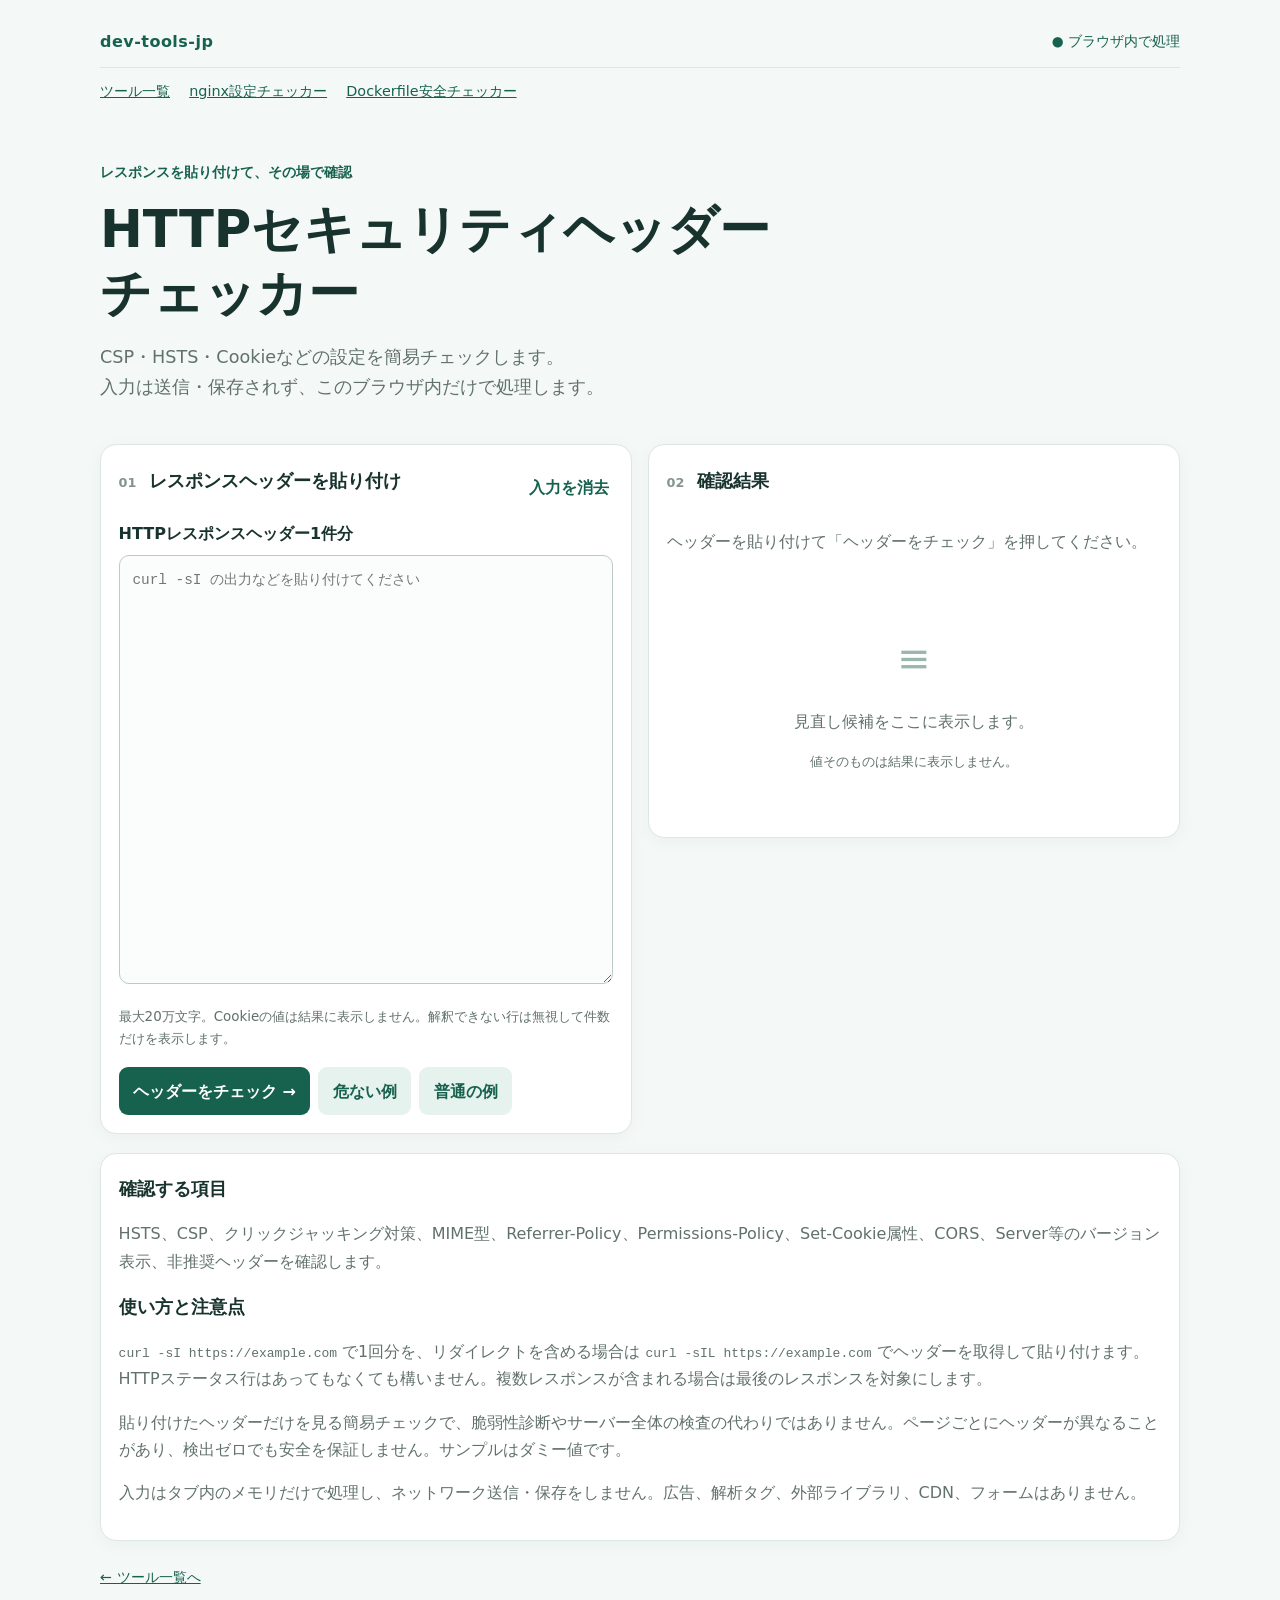
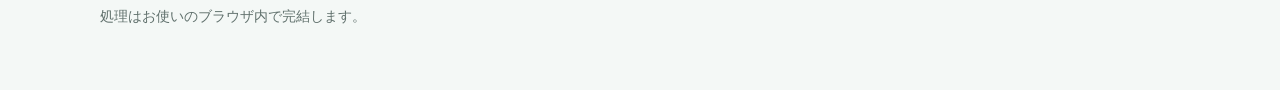
<file: tools/headers-check/index.html>
<!doctype html>
<html lang="ja">
<head>
  <meta charset="utf-8">
  <meta name="viewport" content="width=device-width, initial-scale=1">
  <meta name="referrer" content="no-referrer">
  <meta http-equiv="Content-Security-Policy" content="default-src 'none'; script-src 'self'; style-src 'self'; img-src 'self'; connect-src 'none'; form-action 'none'; base-uri 'none'; object-src 'none'">
  <title>HTTPセキュリティヘッダー チェッカー（CSP・HSTS・Cookie／ブラウザ内で完結） | dev-tools-jp</title>
  <meta name="description" content="貼り付けたHTTPレスポンスヘッダーからCSP・HSTS・Cookieなどの見直し候補を日本語で確認。入力はブラウザ内だけで処理し、送信・保存しません。">
  <meta property="og:type" content="website">
  <meta property="og:title" content="HTTPセキュリティヘッダー チェッカー | dev-tools-jp">
  <meta property="og:description" content="HTTPレスポンスヘッダーの不足や危険な設定をブラウザ内で簡易チェック。入力は送信・保存しません。">
  <meta property="og:url" content="https://supportapp3-lab.github.io/dev-tools-jp/tools/headers-check/">
  <meta property="og:locale" content="ja_JP">
  <link rel="icon" href="../jwt-check/favicon.svg" type="image/svg+xml">
  <link rel="stylesheet" href="style.css">
  <script src="checker.js" defer></script>
  <script src="app.js" defer></script>
</head>
<body>
  <div class="page">
    <header><a class="brand" href="../../">dev-tools-jp</a><span class="privacy"><span aria-hidden="true">●</span> ブラウザ内で処理</span></header>
    <nav class="top-nav" aria-label="メインナビゲーション"><a href="../../">ツール一覧</a><a href="../nginx-check/">nginx設定チェッカー</a><a href="../dockerfile-check/">Dockerfile安全チェッカー</a></nav>
    <main>
      <section class="intro">
        <p class="eyebrow">レスポンスを貼り付けて、その場で確認</p>
        <h1>HTTPセキュリティヘッダー<br>チェッカー</h1>
        <p class="lead">CSP・HSTS・Cookieなどの設定を簡易チェックします。<br>入力は送信・保存されず、このブラウザ内だけで処理します。</p>
      </section>
      <div class="workspace">
        <section class="panel input-panel" aria-labelledby="input-heading">
          <div class="panel-heading"><h2 id="input-heading"><span class="step">01</span> レスポンスヘッダーを貼り付け</h2><button type="button" id="clear" class="text-button">入力を消去</button></div>
          <label for="headers">HTTPレスポンスヘッダー1件分</label>
          <textarea id="headers" rows="18" maxlength="200001" autocomplete="off" autocapitalize="off" spellcheck="false" aria-describedby="input-help" placeholder="curl -sI の出力などを貼り付けてください"></textarea>
          <p id="input-help" class="hint">最大20万文字。Cookieの値は結果に表示しません。解釈できない行は無視して件数だけを表示します。</p>
          <div class="actions"><button type="button" id="check" class="primary">ヘッダーをチェック <span aria-hidden="true">→</span></button><button type="button" id="unsafe-sample" class="secondary">危ない例</button><button type="button" id="safe-sample" class="secondary">普通の例</button></div>
        </section>
        <section class="panel result-panel" aria-labelledby="result-heading">
          <div class="panel-heading"><h2 id="result-heading"><span class="step">02</span> 確認結果</h2><span id="count" class="count" hidden></span></div>
          <p id="status" class="result-status" role="status" aria-live="polite">ヘッダーを貼り付けて「ヘッダーをチェック」を押してください。</p>
          <div id="empty" class="empty-state"><span class="empty-icon" aria-hidden="true">≡</span><p>見直し候補をここに表示します。</p><p class="hint">値そのものは結果に表示しません。</p></div>
          <div id="cookie-summary" class="cookie-summary" hidden aria-label="Cookie値のマスク表示"></div>
          <ol id="findings" class="findings" aria-label="HTTPセキュリティヘッダーの見直し候補"></ol>
        </section>
      </div>
      <section class="notes" aria-labelledby="notes-heading">
        <h2 id="notes-heading">確認する項目</h2>
        <p>HSTS、CSP、クリックジャッキング対策、MIME型、Referrer-Policy、Permissions-Policy、Set-Cookie属性、CORS、Server等のバージョン表示、非推奨ヘッダーを確認します。</p>
        <h2>使い方と注意点</h2>
        <p><code>curl -sI https://example.com</code> で1回分を、リダイレクトを含める場合は <code>curl -sIL https://example.com</code> でヘッダーを取得して貼り付けます。HTTPステータス行はあってもなくても構いません。複数レスポンスが含まれる場合は最後のレスポンスを対象にします。</p>
        <p>貼り付けたヘッダーだけを見る簡易チェックで、脆弱性診断やサーバー全体の検査の代わりではありません。ページごとにヘッダーが異なることがあり、検出ゼロでも安全を保証しません。サンプルはダミー値です。</p>
        <p>入力はタブ内のメモリだけで処理し、ネットワーク送信・保存をしません。広告、解析タグ、外部ライブラリ、CDN、フォームはありません。</p>
      </section>
    </main>
    <footer><a href="../../">← ツール一覧へ</a><p>処理はお使いのブラウザ内で完結します。</p></footer>
  </div>
</body>
</html>
</file>
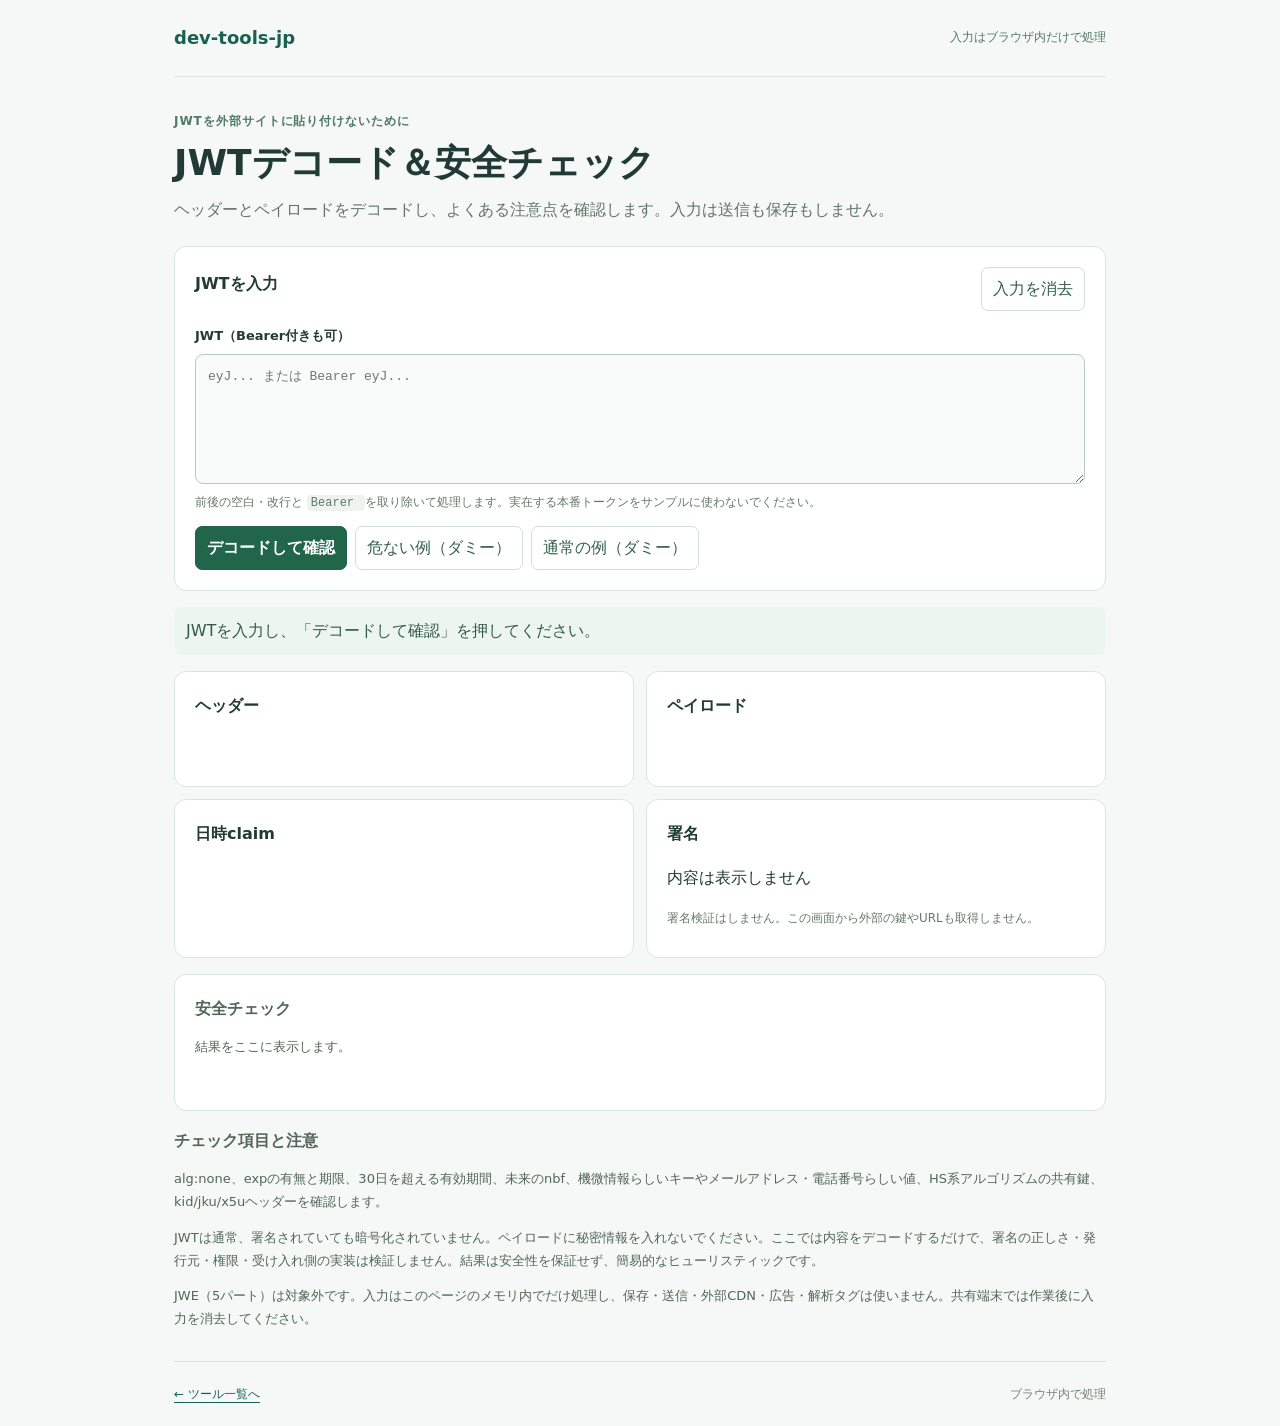
<file: tools/jwt-check/index.html>
<!DOCTYPE html>
<html lang="ja">
<head>
  <meta charset="utf-8">
  <meta name="viewport" content="width=device-width, initial-scale=1">
  <meta name="referrer" content="no-referrer">
  <meta http-equiv="Content-Security-Policy" content="default-src 'none'; script-src 'self'; style-src 'self'; img-src 'self'; connect-src 'none'; form-action 'none'; base-uri 'none'; object-src 'none'">
  <title>JWTデコード＆安全チェック（ブラウザ内で完結） | dev-tools-jp</title>
  <meta name="description" content="JWTのヘッダーとペイロードをブラウザ内でデコードし、alg none・期限・機微情報らしき内容などを日本語で確認。入力を送信・保存しません。">
  <link rel="icon" href="favicon.svg" type="image/svg+xml">
  <link rel="stylesheet" href="style.css">
  <script src="checker.js" defer></script>
  <script src="app.js" defer></script>
</head>
<body>
  <div class="page">
    <header><a class="brand" href="../../">dev-tools-jp</a><span class="privacy">入力はブラウザ内だけで処理</span></header>
    <main>
      <section class="intro">
        <p class="eyebrow">JWTを外部サイトに貼り付けないために</p>
        <h1>JWTデコード＆安全チェック</h1>
        <p class="lead">ヘッダーとペイロードをデコードし、よくある注意点を確認します。入力は送信も保存もしません。</p>
      </section>
      <section class="panel" aria-labelledby="input-heading">
        <div class="panel-heading"><h2 id="input-heading">JWTを入力</h2><button type="button" id="clear">入力を消去</button></div>
        <label for="jwt">JWT（Bearer付きも可）</label>
        <textarea id="jwt" rows="5" maxlength="100000" autocomplete="off" autocapitalize="off" spellcheck="false" placeholder="eyJ... または Bearer eyJ..."></textarea>
        <p class="hint">前後の空白・改行と <code>Bearer </code> を取り除いて処理します。実在する本番トークンをサンプルに使わないでください。</p>
        <div class="actions"><button type="button" id="decode" class="primary">デコードして確認</button><button type="button" id="danger-sample">危ない例（ダミー）</button><button type="button" id="normal-sample">通常の例（ダミー）</button></div>
      </section>
      <p id="status" class="status" role="status" aria-live="polite">JWTを入力し、「デコードして確認」を押してください。</p>
      <section class="results" aria-label="デコード結果">
        <article class="panel"><h2>ヘッダー</h2><pre id="header"></pre></article>
        <article class="panel"><h2>ペイロード</h2><pre id="payload"></pre></article>
        <article class="panel"><h2>日時claim</h2><ul id="dates"></ul></article>
        <article class="panel"><h2>署名</h2><p id="signature">内容は表示しません</p><p class="hint">署名検証はしません。この画面から外部の鍵やURLも取得しません。</p></article>
      </section>
      <section class="panel notes" aria-labelledby="findings-heading">
        <h2 id="findings-heading">安全チェック</h2>
        <div id="empty"><p>結果をここに表示します。</p></div>
        <ul id="findings" class="findings"></ul>
      </section>
      <section class="notes">
        <h2>チェック項目と注意</h2>
        <p>alg:none、expの有無と期限、30日を超える有効期間、未来のnbf、機微情報らしいキーやメールアドレス・電話番号らしい値、HS系アルゴリズムの共有鍵、kid/jku/x5uヘッダーを確認します。</p>
        <p>JWTは通常、署名されていても暗号化されていません。ペイロードに秘密情報を入れないでください。ここでは内容をデコードするだけで、署名の正しさ・発行元・権限・受け入れ側の実装は検証しません。結果は安全性を保証せず、簡易的なヒューリスティックです。</p>
        <p>JWE（5パート）は対象外です。入力はこのページのメモリ内でだけ処理し、保存・送信・外部CDN・広告・解析タグは使いません。共有端末では作業後に入力を消去してください。</p>
      </section>
    </main>
    <footer><a href="../../">← ツール一覧へ</a><span>ブラウザ内で処理</span></footer>
  </div>
</body>
</html>
</file>
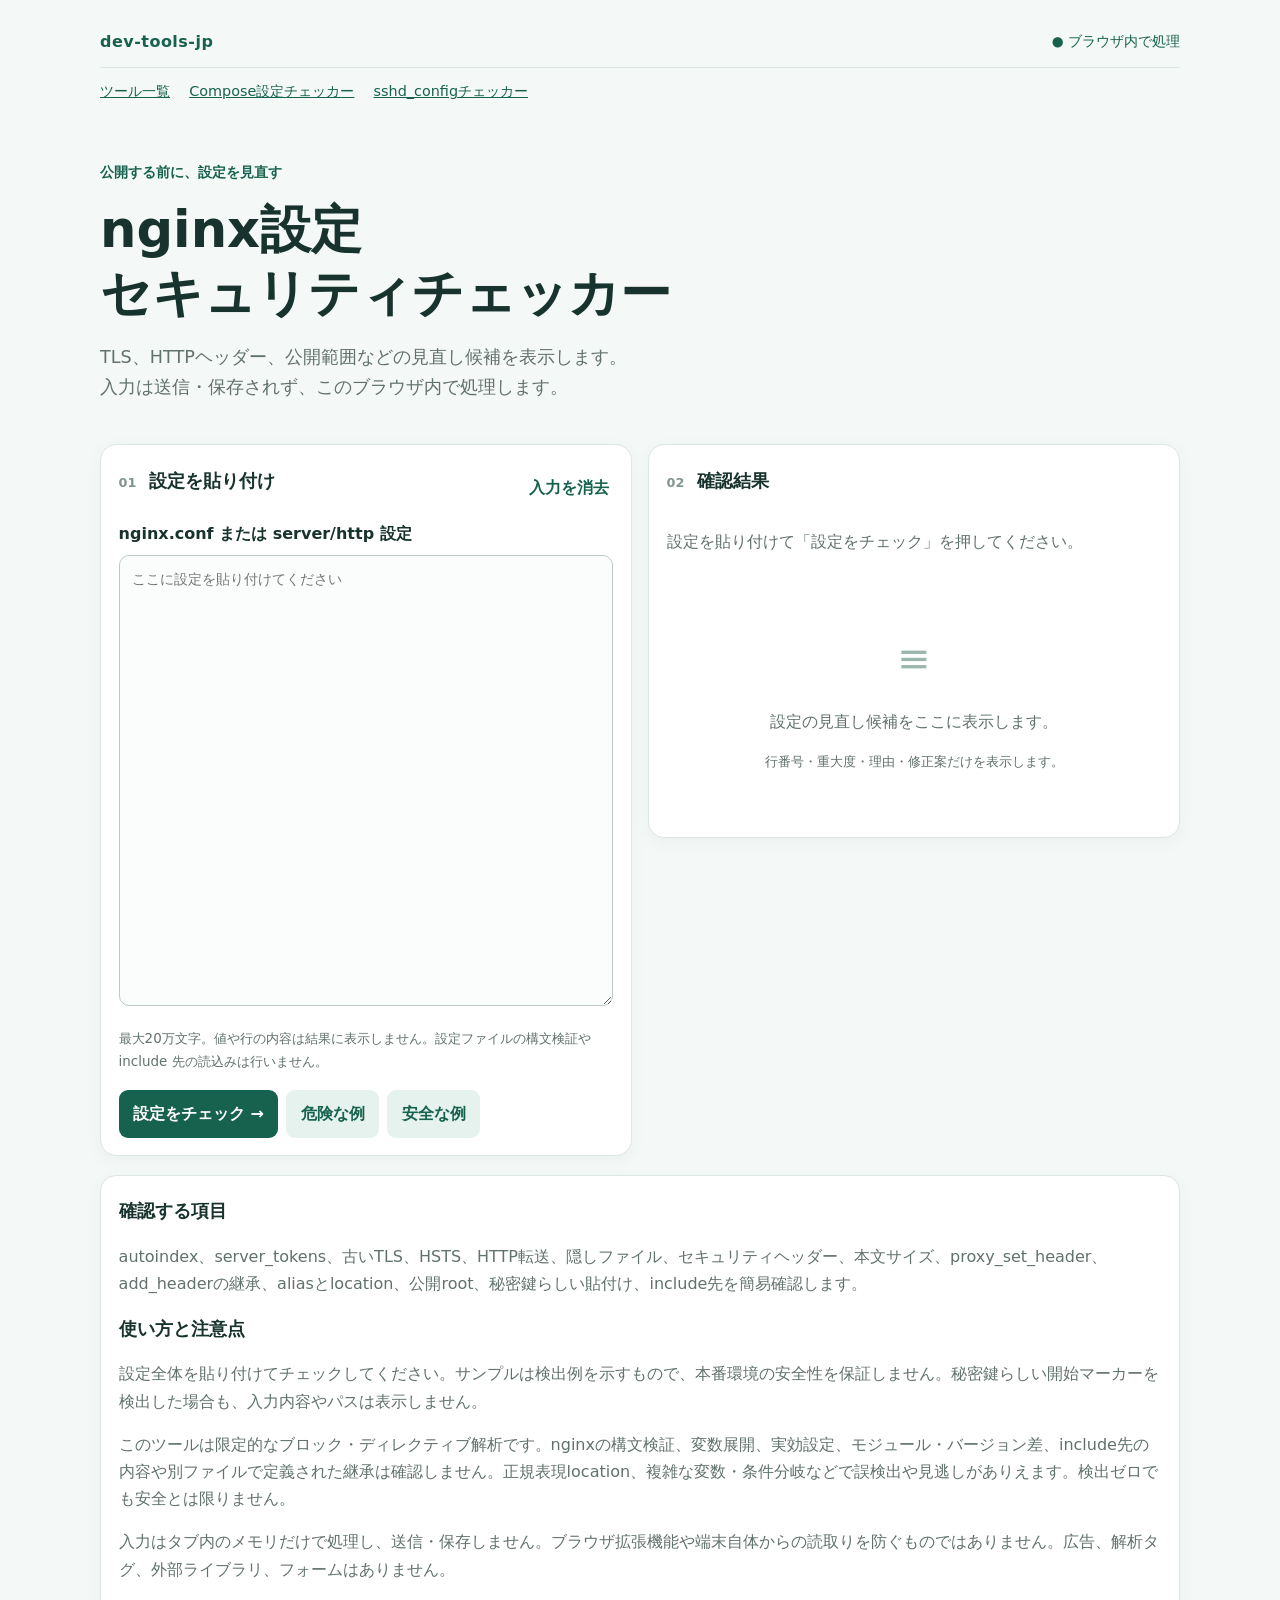
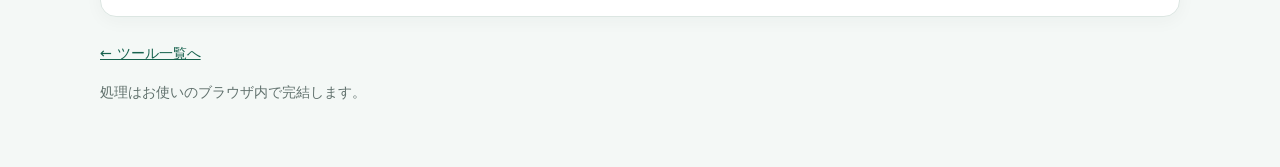
<file: tools/nginx-check/index.html>
<!doctype html>
<html lang="ja">
<head>
  <meta charset="utf-8">
  <meta name="viewport" content="width=device-width, initial-scale=1">
  <meta name="referrer" content="no-referrer">
  <meta http-equiv="Content-Security-Policy" content="default-src 'none'; script-src 'self'; style-src 'self'; img-src 'self'; connect-src 'none'; form-action 'none'; base-uri 'none'; object-src 'none'">
  <title>nginx設定セキュリティチェッカー | dev-tools-jp</title>
  <meta name="description" content="nginx設定のTLS、ヘッダー、公開範囲などの見直し候補をブラウザ内で確認します。設定は送信・保存しません。">
  <meta property="og:type" content="website">
  <meta property="og:title" content="nginx設定セキュリティチェッカー | dev-tools-jp">
  <meta property="og:description" content="nginx設定の見直し候補をブラウザ内で簡易チェック。入力はブラウザ内だけで処理します。">
  <meta property="og:url" content="https://supportapp3-lab.github.io/dev-tools-jp/tools/nginx-check/">
  <meta property="og:locale" content="ja_JP">
  <link rel="icon" href="../jwt-check/favicon.svg" type="image/svg+xml">
  <link rel="stylesheet" href="style.css">
  <script src="checker.js" defer></script>
  <script src="app.js" defer></script>
</head>
<body>
  <div class="page">
    <header><a class="brand" href="../../">dev-tools-jp</a><span class="privacy"><span aria-hidden="true">●</span> ブラウザ内で処理</span></header>
    <nav class="top-nav" aria-label="メインナビゲーション"><a href="../../">ツール一覧</a><a href="../compose-check/">Compose設定チェッカー</a><a href="../sshd-check/">sshd_configチェッカー</a></nav>
    <main>
      <section class="intro">
        <p class="eyebrow">公開する前に、設定を見直す</p>
        <h1>nginx設定<br>セキュリティチェッカー</h1>
        <p class="lead">TLS、HTTPヘッダー、公開範囲などの見直し候補を表示します。<br>入力は送信・保存されず、このブラウザ内で処理します。</p>
      </section>
      <div class="workspace">
        <section class="panel input-panel" aria-labelledby="input-heading">
          <div class="panel-heading"><h2 id="input-heading"><span class="step">01</span> 設定を貼り付け</h2><button type="button" id="clear" class="text-button">入力を消去</button></div>
          <label for="config">nginx.conf または server/http 設定</label>
          <textarea id="config" rows="19" maxlength="200001" autocomplete="off" autocapitalize="off" spellcheck="false" aria-describedby="input-help" placeholder="ここに設定を貼り付けてください"></textarea>
          <p id="input-help" class="hint">最大20万文字。値や行の内容は結果に表示しません。設定ファイルの構文検証や include 先の読込みは行いません。</p>
          <div class="actions"><button type="button" id="check" class="primary">設定をチェック <span aria-hidden="true">→</span></button><button type="button" id="unsafe-sample" class="secondary">危険な例</button><button type="button" id="safe-sample" class="secondary">安全な例</button></div>
        </section>
        <section class="panel result-panel" aria-labelledby="result-heading">
          <div class="panel-heading"><h2 id="result-heading"><span class="step">02</span> 確認結果</h2><span id="count" class="count" hidden></span></div>
          <p id="status" class="result-status" role="status" aria-live="polite">設定を貼り付けて「設定をチェック」を押してください。</p>
          <div id="empty" class="empty-state"><span class="empty-icon" aria-hidden="true">≡</span><p>設定の見直し候補をここに表示します。</p><p class="hint">行番号・重大度・理由・修正案だけを表示します。</p></div>
          <ol id="findings" class="findings" aria-label="nginx設定の見直し候補"></ol>
        </section>
      </div>
      <section class="notes" aria-labelledby="notes-heading">
        <h2 id="notes-heading">確認する項目</h2>
        <p>autoindex、server_tokens、古いTLS、HSTS、HTTP転送、隠しファイル、セキュリティヘッダー、本文サイズ、proxy_set_header、add_headerの継承、aliasとlocation、公開root、秘密鍵らしい貼付け、include先を簡易確認します。</p>
        <h2>使い方と注意点</h2>
        <p>設定全体を貼り付けてチェックしてください。サンプルは検出例を示すもので、本番環境の安全性を保証しません。秘密鍵らしい開始マーカーを検出した場合も、入力内容やパスは表示しません。</p>
        <p>このツールは限定的なブロック・ディレクティブ解析です。nginxの構文検証、変数展開、実効設定、モジュール・バージョン差、include先の内容や別ファイルで定義された継承は確認しません。正規表現location、複雑な変数・条件分岐などで誤検出や見逃しがありえます。検出ゼロでも安全とは限りません。</p>
        <p>入力はタブ内のメモリだけで処理し、送信・保存しません。ブラウザ拡張機能や端末自体からの読取りを防ぐものではありません。広告、解析タグ、外部ライブラリ、フォームはありません。</p>
      </section>
    </main>
    <footer><a href="../../">← ツール一覧へ</a><p>処理はお使いのブラウザ内で完結します。</p></footer>
  </div>
</body>
</html>
</file>
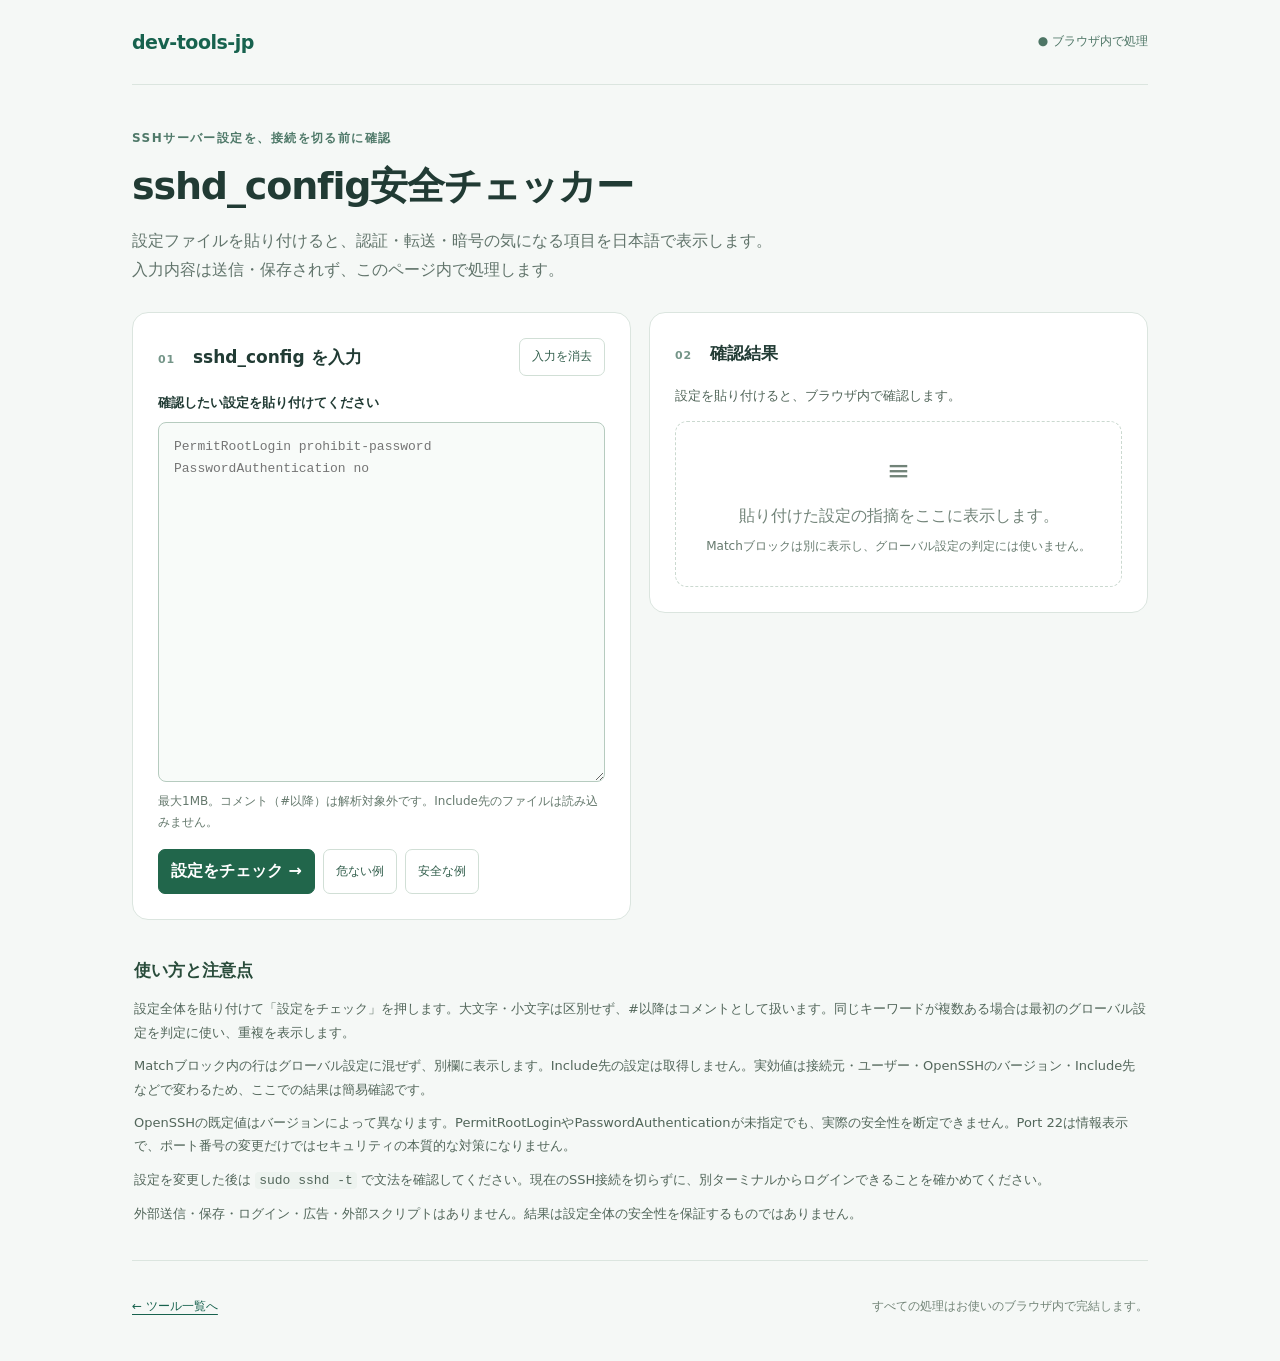
<file: tools/sshd-check/index.html>
<!DOCTYPE html>
<html lang="ja">
<head>
  <meta charset="utf-8">
  <meta name="viewport" content="width=device-width, initial-scale=1">
  <meta name="referrer" content="no-referrer">
  <meta http-equiv="Content-Security-Policy" content="default-src 'none'; script-src 'self'; style-src 'self'; connect-src 'none'; form-action 'none'; base-uri 'none'; object-src 'none'">
  <title>sshd_config安全チェッカー | dev-tools-jp</title>
  <meta name="description" content="sshd_configの認証・転送・暗号設定をブラウザ内で確認。Include先は読み込まず、入力は送信・保存しません。">
  <meta property="og:type" content="website">
  <meta property="og:title" content="sshd_config安全チェッカー | dev-tools-jp">
  <meta property="og:description" content="SSHサーバー設定の気になる項目を日本語で確認。貼り付けた内容はブラウザ内だけで処理します。">
  <meta property="og:url" content="https://supportapp3-lab.github.io/dev-tools-jp/tools/sshd-check/">
  <meta property="og:locale" content="ja_JP">
  <link rel="stylesheet" href="style.css">
  <script src="checker.js" defer></script>
  <script src="app.js" defer></script>
</head>
<body>
  <div class="page">
    <header><a class="brand" href="../../">dev-tools-jp</a><span class="privacy"><span aria-hidden="true">●</span> ブラウザ内で処理</span></header>
    <main>
      <section class="intro">
        <p class="eyebrow">SSHサーバー設定を、接続を切る前に確認</p>
        <h1>sshd_config安全チェッカー</h1>
        <p class="lead">設定ファイルを貼り付けると、認証・転送・暗号の気になる項目を日本語で表示します。<br>入力内容は送信・保存されず、このページ内で処理します。</p>
      </section>
      <div class="workspace">
        <section class="panel input-panel" aria-labelledby="input-heading">
          <div class="panel-heading"><h2 id="input-heading"><span class="step">01</span> sshd_config を入力</h2><button type="button" id="clear" class="text-button">入力を消去</button></div>
          <label for="config">確認したい設定を貼り付けてください</label>
          <textarea id="config" rows="15" maxlength="1048576" autocomplete="off" autocapitalize="off" spellcheck="false" placeholder="PermitRootLogin prohibit-password&#10;PasswordAuthentication no"></textarea>
          <p class="hint">最大1MB。コメント（#以降）は解析対象外です。Include先のファイルは読み込みません。</p>
          <div class="actions">
            <button type="button" id="check" class="primary">設定をチェック <span aria-hidden="true">→</span></button>
            <button type="button" id="unsafe-sample" class="secondary">危ない例</button>
            <button type="button" id="safe-sample" class="secondary">安全な例</button>
          </div>
        </section>
        <section class="panel result-panel" aria-labelledby="result-heading" aria-live="polite">
          <div class="panel-heading"><h2 id="result-heading"><span class="step">02</span> 確認結果</h2><span id="count" class="count" hidden></span></div>
          <p id="status" class="result-status" role="status">入力後に「設定をチェック」を押してください。</p>
          <div id="empty" class="empty-state"><span class="empty-icon" aria-hidden="true">≡</span><p>貼り付けた設定の指摘をここに表示します。</p><p class="hint">Matchブロックは別に表示し、グローバル設定の判定には使いません。</p></div>
          <ol id="findings" class="findings" aria-label="設定の指摘"></ol>
          <section id="include-section" class="secondary-results" hidden aria-labelledby="include-heading">
            <h3 id="include-heading">Include（内容は未確認）</h3><ul id="includes"></ul>
          </section>
          <section id="match-section" class="secondary-results" hidden aria-labelledby="match-heading">
            <h3 id="match-heading">Match ブロック内（グローバル判定から除外）</h3><ul id="match-lines"></ul>
          </section>
        </section>
      </div>
      <section class="notes" aria-labelledby="notes-heading">
        <h2 id="notes-heading">使い方と注意点</h2>
        <p>設定全体を貼り付けて「設定をチェック」を押します。大文字・小文字は区別せず、#以降はコメントとして扱います。同じキーワードが複数ある場合は最初のグローバル設定を判定に使い、重複を表示します。</p>
        <p>Matchブロック内の行はグローバル設定に混ぜず、別欄に表示します。Include先の設定は取得しません。実効値は接続元・ユーザー・OpenSSHのバージョン・Include先などで変わるため、ここでの結果は簡易確認です。</p>
        <p>OpenSSHの既定値はバージョンによって異なります。PermitRootLoginやPasswordAuthenticationが未指定でも、実際の安全性を断定できません。Port 22は情報表示で、ポート番号の変更だけではセキュリティの本質的な対策になりません。</p>
        <p>設定を変更した後は <code>sudo sshd -t</code> で文法を確認してください。現在のSSH接続を切らずに、別ターミナルからログインできることを確かめてください。</p>
        <p>外部送信・保存・ログイン・広告・外部スクリプトはありません。結果は設定全体の安全性を保証するものではありません。</p>
      </section>
    </main>
    <footer><a href="../../">← ツール一覧へ</a><p>すべての処理はお使いのブラウザ内で完結します。</p></footer>
  </div>
</body>
</html>
</file>
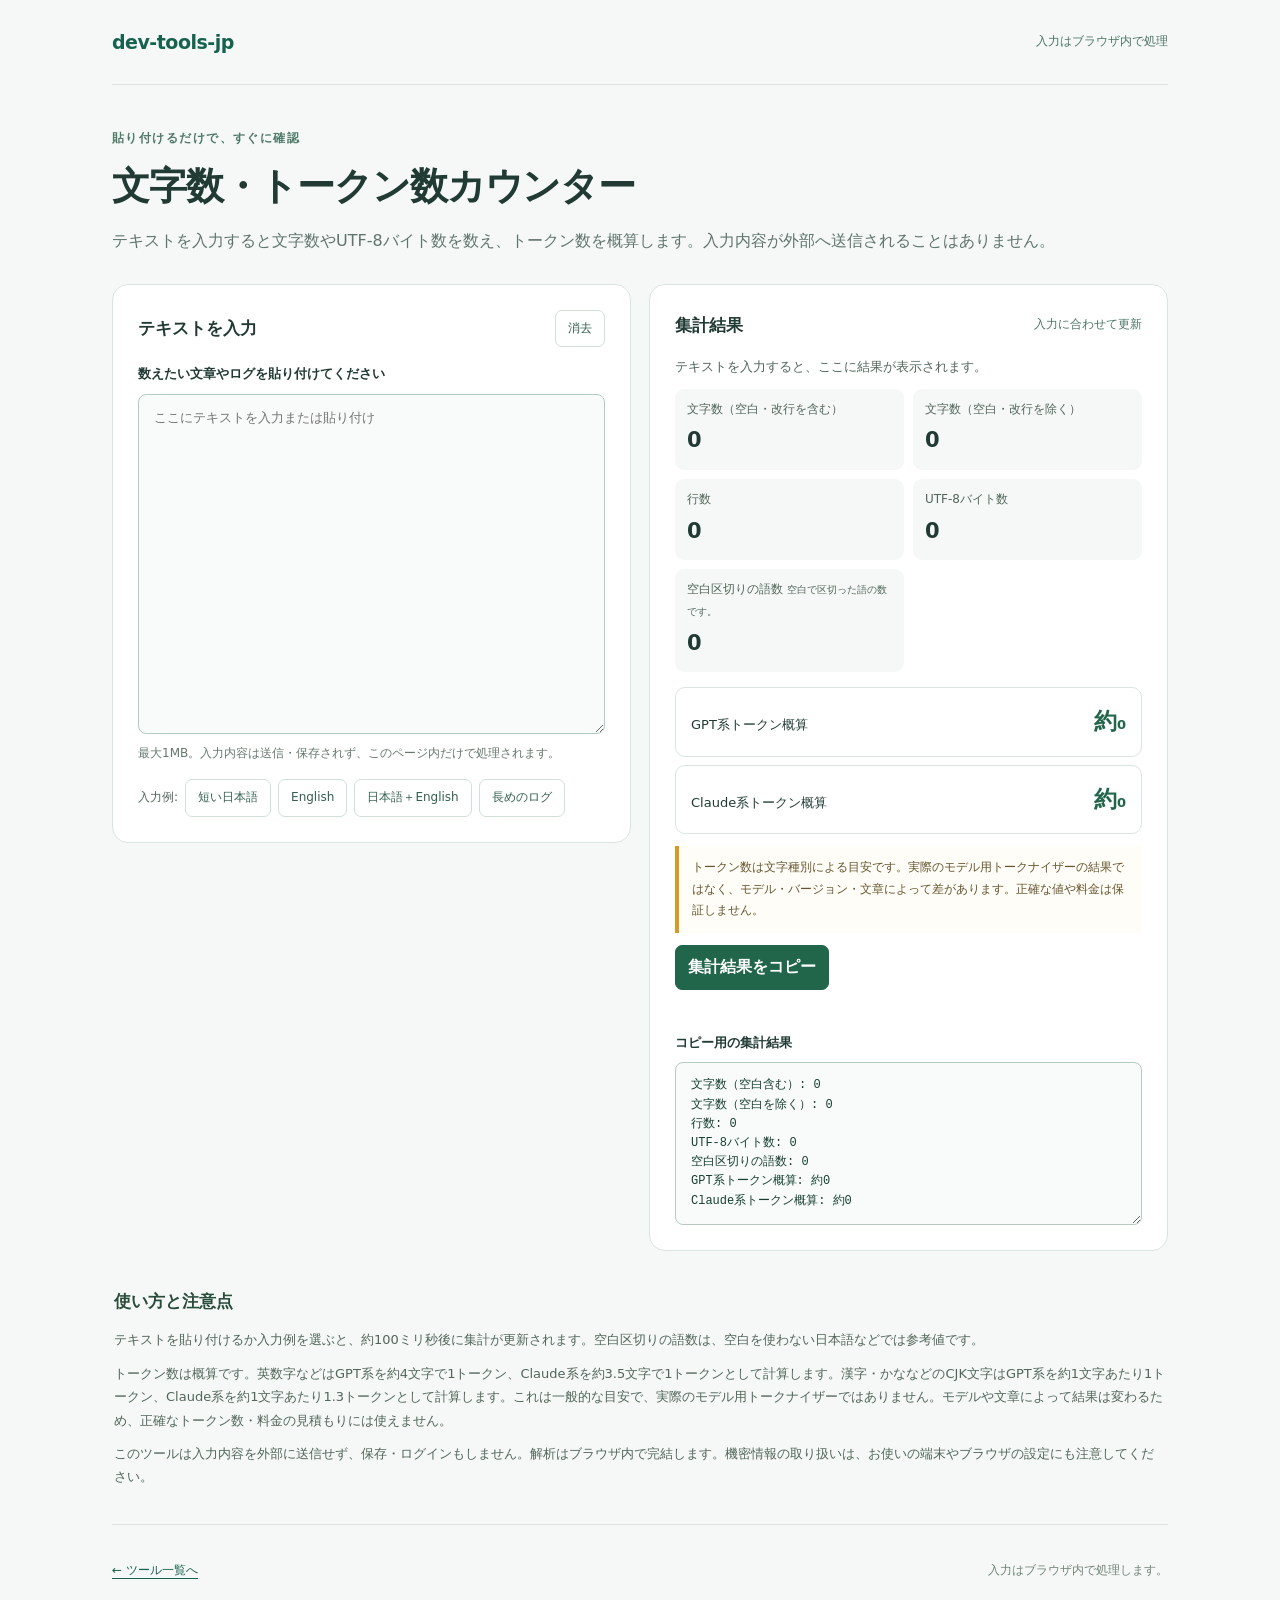
<file: tools/token-count/index.html>
<!DOCTYPE html>
<html lang="ja">
<head>
  <meta charset="utf-8">
  <meta name="viewport" content="width=device-width, initial-scale=1">
  <meta name="referrer" content="no-referrer">
  <meta http-equiv="Content-Security-Policy" content="default-src 'none'; script-src 'self'; style-src 'self'; connect-src 'none'; form-action 'none'; base-uri 'none'; object-src 'none'">
  <title>文字数・トークン数カウンター | dev-tools-jp</title>
  <meta name="description" content="文字数、行数、UTF-8バイト数を数え、GPT系・Claude系のトークン数を概算。入力は送信せずブラウザ内で処理します。">
  <meta property="og:type" content="website">
  <meta property="og:title" content="文字数・トークン数カウンター | dev-tools-jp">
  <meta property="og:description" content="文字数やトークン数をブラウザ内で概算。入力内容は外部に送信しません。">
  <meta property="og:url" content="https://supportapp3-lab.github.io/dev-tools-jp/tools/token-count/">
  <meta property="og:locale" content="ja_JP">
  <link rel="stylesheet" href="style.css">
  <script src="counter.js" defer></script>
  <script src="app.js" defer></script>
</head>
<body>
  <div class="page">
    <header><a class="brand" href="../../">dev-tools-jp</a><span class="privacy">入力はブラウザ内で処理</span></header>
    <main>
      <section class="intro">
        <p class="eyebrow">貼り付けるだけで、すぐに確認</p>
        <h1>文字数・トークン数カウンター</h1>
        <p class="lead">テキストを入力すると文字数やUTF-8バイト数を数え、トークン数を概算します。入力内容が外部へ送信されることはありません。</p>
      </section>
      <div class="workspace">
        <section class="panel input-panel" aria-labelledby="input-heading">
          <div class="panel-heading"><h2 id="input-heading">テキストを入力</h2><button type="button" id="clear" class="text-button">消去</button></div>
          <label for="text-input">数えたい文章やログを貼り付けてください</label>
          <textarea id="text-input" rows="14" maxlength="1048576" autocomplete="off" autocapitalize="off" spellcheck="false" placeholder="ここにテキストを入力または貼り付け"></textarea>
          <p class="hint">最大1MB。入力内容は送信・保存されず、このページ内だけで処理されます。</p>
          <div class="examples" id="examples" aria-label="入力例">
            <span>入力例:</span>
            <button type="button" data-example="japanese">短い日本語</button>
            <button type="button" data-example="english">English</button>
            <button type="button" data-example="mixed">日本語＋English</button>
            <button type="button" data-example="log">長めのログ</button>
          </div>
        </section>
        <section class="panel result-panel" aria-labelledby="result-heading" aria-live="polite">
          <div class="panel-heading"><h2 id="result-heading">集計結果</h2><span class="live">入力に合わせて更新</span></div>
          <p id="status" class="result-status" role="status"></p>
          <dl class="metrics">
            <div><dt>文字数（空白・改行を含む）</dt><dd id="characters">0</dd></div>
            <div><dt>文字数（空白・改行を除く）</dt><dd id="non-whitespace">0</dd></div>
            <div><dt>行数</dt><dd id="lines">0</dd></div>
            <div><dt>UTF-8バイト数</dt><dd id="bytes">0</dd></div>
            <div><dt>空白区切りの語数 <span id="word-note" class="hint-inline"></span></dt><dd id="words">0</dd></div>
          </dl>
          <div class="token-estimates">
            <div><span>GPT系トークン概算</span><strong>約<span id="gpt-tokens">0</span></strong></div>
            <div><span>Claude系トークン概算</span><strong>約<span id="claude-tokens">0</span></strong></div>
          </div>
          <p class="caution">トークン数は文字種別による目安です。実際のモデル用トークナイザーの結果ではなく、モデル・バージョン・文章によって差があります。正確な値や料金は保証しません。</p>
          <div class="copy-area"><button type="button" id="copy" class="primary">集計結果をコピー</button><span id="copy-status" role="status" aria-live="polite"></span><label class="summary-label" for="summary">コピー用の集計結果</label><textarea id="summary" rows="7" readonly></textarea></div>
        </section>
      </div>
      <section class="notes" aria-labelledby="notes-heading">
        <h2 id="notes-heading">使い方と注意点</h2>
        <p>テキストを貼り付けるか入力例を選ぶと、約100ミリ秒後に集計が更新されます。空白区切りの語数は、空白を使わない日本語などでは参考値です。</p>
        <p>トークン数は概算です。英数字などはGPT系を約4文字で1トークン、Claude系を約3.5文字で1トークンとして計算します。漢字・かななどのCJK文字はGPT系を約1文字あたり1トークン、Claude系を約1文字あたり1.3トークンとして計算します。これは一般的な目安で、実際のモデル用トークナイザーではありません。モデルや文章によって結果は変わるため、正確なトークン数・料金の見積もりには使えません。</p>
        <p>このツールは入力内容を外部に送信せず、保存・ログインもしません。解析はブラウザ内で完結します。機密情報の取り扱いは、お使いの端末やブラウザの設定にも注意してください。</p>
      </section>
    </main>
    <footer><a href="../../">← ツール一覧へ</a><p>入力はブラウザ内で処理します。</p></footer>
  </div>
</body>
</html>
</file>
<file: tools/agent-config-check/style.css>
:root { color-scheme: light; --ink: #17302e; --muted: #506662; --line: #d5e0dc; --green: #17624e; --paper: #fff; }
* { box-sizing: border-box; }
body { margin: 0; background: #f4f7f3; color: var(--ink); font-family: system-ui, -apple-system, "Hiragino Sans", "Noto Sans JP", sans-serif; line-height: 1.75; }
button, textarea { font: inherit; }
button { cursor: pointer; }
button:focus-visible, a:focus-visible, textarea:focus-visible { outline: 3px solid #c58e27; outline-offset: 3px; }
a { color: var(--green); text-underline-offset: 4px; }
.page { max-width: 1240px; margin: auto; padding: 0 40px; }
.site-header { min-height: 84px; display: flex; align-items: center; justify-content: space-between; gap: 16px; border-bottom: 1px solid var(--line); }
.brand { font-size: 20px; font-weight: 750; color: var(--ink); text-decoration: none; letter-spacing: -.5px; }
.privacy { font-size: 12px; color: var(--green); }
.privacy span { font-size: 9px; padding-right: 5px; }
.intro { margin: 44px 0 30px; }
.eyebrow { margin: 0 0 9px; font-size: 12px; letter-spacing: .12em; color: var(--green); font-weight: 700; }
h1 { font-size: clamp(25px, 3.2vw, 38px); line-height: 1.4; letter-spacing: -.04em; margin: 0 0 15px; }
.lead { font-size: 14px; margin: 0; color: var(--muted); }
.mobile-break { display: none; }
.workspace { display: grid; grid-template-columns: 1fr 1fr; gap: 22px; align-items: start; }
.panel { min-width: 0; border: 1px solid var(--line); border-radius: 12px; background: var(--paper); padding: 24px; }
.panel-heading { display: flex; align-items: center; justify-content: space-between; gap: 12px; margin-bottom: 18px; min-height: 30px; }
h2 { margin: 0; font-size: 16px; font-weight: 700; }
.step { font-size: 11px; font-weight: 500; color: #68847a; margin-right: 9px; font-variant-numeric: tabular-nums; }
.text-button { border: 0; padding: 5px 0 5px 8px; color: var(--green); background: transparent; font-size: 12px; text-decoration: underline; text-underline-offset: 4px; }
label { display: block; font-size: 12px; color: var(--muted); margin-bottom: 9px; }
textarea { display: block; resize: vertical; width: 100%; min-height: 315px; max-height: 650px; border: 1px solid #c5d4ce; border-radius: 6px; padding: 14px; background: #fbfcfa; color: #263f39; font-family: ui-monospace, Consolas, monospace; font-size: 13px; line-height: 1.65; tab-size: 2; }
textarea::placeholder { color: #7b8b85; }
.hint { font-size: 11px; color: var(--muted); margin: 8px 0 0; }
.actions { display: flex; flex-wrap: wrap; gap: 10px; margin-top: 20px; }
.primary, .secondary { min-height: 44px; border-radius: 6px; padding: 9px 17px; font-size: 13px; font-weight: 600; }
.primary { background: var(--green); color: #fff; border: 1px solid var(--green); flex: 1; }
.primary:hover { background: #104b3b; }
.primary span { margin-left: 12px; }
.secondary { border: 1px solid #c5d4ce; background: #fff; color: var(--muted); }
.secondary:hover { background: #f0f5f1; }
.result-panel { min-height: 502px; }
.result-status { margin: 0 0 14px; font-size: 12px; color: var(--muted); }
.count { border-radius: 4px; background: #e8f0eb; padding: 2px 8px; font-size: 12px; font-weight: 600; }
.empty-state { text-align: center; padding: 80px 0 60px; color: var(--muted); font-size: 12px; }
.empty-state p { margin: 10px 0 0; }
.empty-icon { display: inline-flex; justify-content: center; align-items: center; width: 44px; height: 44px; border-radius: 50%; border: 1px solid #dce5df; color: #69887a; font-size: 26px; }
.findings { list-style: none; padding: 0; margin: 0; }
.finding { border: 1px solid #e1e6e0; border-left: 3px solid #bc8433; border-radius: 6px; padding: 14px; margin-top: 12px; overflow-wrap: anywhere; }
.finding.high { border-left-color: #b84a37; }
.finding-top { display: flex; flex-wrap: wrap; gap: 9px; align-items: center; margin-bottom: 5px; }
.badge { color: #785114; background: #fbf0dc; font-size: 10px; padding: 1px 6px; border-radius: 3px; font-weight: 700; }
.high .badge { color: #942f20; background: #fbe8e3; }
.line { font-size: 11px; color: var(--muted); }
.finding h3 { margin: 0 0 7px; font-size: 14px; }
.finding p { font-size: 12px; margin: 5px 0; color: #415650; }
.finding .masked { display: inline-block; font: 11px ui-monospace, Consolas, monospace; background: #f3f5f1; padding: 5px 7px; color: #53665c; }
.notes { max-width: 880px; margin: 30px 0 42px; }
.notes h2 { font-size: 13px; margin-bottom: 8px; }
.notes p { font-size: 12px; color: var(--muted); margin: 8px 0; }
footer { border-top: 1px solid var(--line); display: flex; justify-content: space-between; align-items: center; padding: 20px 0 26px; gap: 16px; font-size: 11px; color: var(--muted); }
footer p { margin: 0; }
[hidden] { display: none !important; }
@media (max-width: 800px) { .workspace { grid-template-columns: 1fr; } .result-panel { min-height: 270px; } .empty-state { padding: 30px 0; } }
@media (max-width: 480px) { .page { padding: 0 18px; } .site-header { min-height: 68px; } .brand { font-size: 18px; } .privacy { font-size: 10px; } .intro { margin: 30px 0 24px; } .mobile-break { display: initial; } .lead { font-size: 12px; } .panel { padding: 18px; } .actions { gap: 8px; } .primary, .secondary { padding: 9px 12px; font-size: 12px; } footer { flex-direction: column; align-items: start; } }
</file>
<file: tools/compose-check/style.css>
:root { color-scheme: light; font-family: system-ui, -apple-system, "Hiragino Sans", "Yu Gothic", sans-serif; color: #213b34; background: #f5f8f6; }
* { box-sizing: border-box; }
body { margin: 0; line-height: 1.8; }
.page { max-width: 1080px; padding: 0 32px; margin: auto; }
header { display: flex; align-items: center; justify-content: space-between; gap: 12px; padding: 25px 0; border-bottom: 1px solid #dbe5df; }
a { color: #17624e; text-underline-offset: 4px; }
.brand { font-size: 19px; font-weight: 750; text-decoration: none; letter-spacing: -.5px; }
.privacy { font-size: 12px; color: #4d7565; }
.intro { padding: 43px 0 28px; }
.eyebrow { color: #4f7969; font-size: 12px; letter-spacing: .12em; margin: 0 0 8px; font-weight: 700; }
h1 { font-size: clamp(25px, 4.5vw, 38px); line-height: 1.5; letter-spacing: -.03em; margin: 0 0 12px; }
.lead { color: #61746b; margin: 0; }
.workspace { display: grid; grid-template-columns: minmax(0, 1fr) minmax(0, 1fr); gap: 18px; align-items: start; }
.panel { border: 1px solid #dbe5df; border-radius: 16px; padding: 25px; background: white; min-width: 0; }
.panel-heading { display: flex; justify-content: space-between; align-items: center; gap: 12px; margin-bottom: 15px; }
h2 { font-size: 17px; margin: 0; font-weight: 700; }
.step { font-size: 11px; color: #749588; margin-right: 12px; letter-spacing: .08em; }
label { display: block; font-size: 13px; font-weight: 600; margin-bottom: 8px; }
textarea, button { font: inherit; max-width: 100%; }
textarea { display: block; width: 100%; min-width: 0; min-height: 340px; resize: vertical; border: 1px solid #b6cbbf; border-radius: 8px; background: #f8fbf9; padding: 13px 15px; font: 13px/1.7 ui-monospace, "Cascadia Code", monospace; color: #163f30; }
textarea:focus-visible, button:focus-visible { outline: 3px solid #65b992; outline-offset: 3px; }
button { cursor: pointer; border: 1px solid #d1dfd6; border-radius: 7px; background: white; color: #335f4d; padding: 7px 12px; }
button:hover { background: #edf5f0; border-color: #8aaf9c; }
.text-button { font-size: 12px; white-space: nowrap; flex-shrink: 0; }
.hint { color: #65796d; font-size: 12px; margin: 9px 0; overflow-wrap: anywhere; }
.actions { display: flex; flex-wrap: wrap; gap: 8px; margin-top: 15px; }
.primary { background: #21664b; border-color: #21664b; color: white; font-weight: 650; }
.primary:hover { background: #164e38; color: white; }
.secondary { font-size: 12px; }
.result-status { color: #52665a; font-size: 13px; margin: 0 0 14px; }
.count { color: #4d7565; font-size: 12px; font-weight: 700; white-space: nowrap; }
.empty-state { border: 1px dashed #cbd9d0; border-radius: 12px; padding: 24px 18px; text-align: center; color: #718378; }
.empty-state p { margin: 5px 0; }
.empty-icon { font-size: 28px; }
.findings { list-style: none; padding: 0; margin: 0; display: grid; gap: 10px; }
.finding { border: 1px solid #dbe5df; border-left-width: 5px; border-radius: 9px; padding: 12px 14px; overflow-wrap: anywhere; }
.finding-危険 { border-left-color: #c84b48; background: #fff8f7; }
.finding-注意 { border-left-color: #d99828; background: #fffdf7; }
.finding-良い { border-left-color: #3a8a63; background: #f7fcf8; }
.finding-情報 { border-left-color: #5b83a6; background: #f7faff; }
.finding-header { display: flex; align-items: baseline; flex-wrap: wrap; gap: 8px; }
.finding-header h3 { font-size: 14px; margin: 0; flex: 1; }
.badge { font-size: 10px; font-weight: 750; padding: 1px 7px; border-radius: 99px; background: #e8efea; }
.line-number { color: #718378; font-size: 11px; }
.finding p { font-size: 12px; margin: 7px 0 0; }
.finding .recommendation { color: #315b49; font-weight: 600; }
.secondary-results { margin-top: 17px; border-top: 1px solid #e6ede8; padding-top: 12px; }
.secondary-results h3 { font-size: 13px; margin: 0 0 7px; }
.secondary-results ul { padding-left: 20px; margin: 0; color: #52665a; font-size: 12px; overflow-wrap: anywhere; }
.notes { margin: 35px 2px; color: #52665a; }
.notes h2 { color: #294c3b; margin-bottom: 12px; }
.notes p { font-size: 13px; margin: 10px 0; }
code { font-family: ui-monospace, monospace; background: #edf3ef; padding: 1px 4px; border-radius: 4px; }
footer { display: flex; align-items: center; justify-content: space-between; gap: 15px; border-top: 1px solid #dbe5df; padding: 23px 0 32px; font-size: 12px; color: #728477; }
[hidden] { display: none !important; }
@media (max-width: 760px) { .page { padding: 0 18px; } .workspace { grid-template-columns: 1fr; } .panel { padding: 21px 18px; border-radius: 12px; } textarea { min-height: 260px; } }
@media (max-width: 480px) { header { padding: 20px 0; } .privacy { font-size: 10px; } .intro { padding: 30px 0 22px; } footer { display: block; } }
</file>
<file: tools/cron-ja/style.css>
:root { color-scheme: light; font-family: system-ui, -apple-system, "Hiragino Sans", "Yu Gothic", sans-serif; color: #213b34; background: #f5f8f6; }
* { box-sizing: border-box; }
body { margin: 0; line-height: 1.8; }
.page { max-width: 960px; padding: 0 32px; margin: auto; }
header { display: flex; align-items: center; justify-content: space-between; gap: 12px; padding: 25px 0; border-bottom: 1px solid #dbe5df; }
a { color: #17624e; text-underline-offset: 4px; }
.brand { font-size: 19px; font-weight: 750; text-decoration: none; letter-spacing: -.5px; }
.privacy { font-size: 12px; color: #4d7565; }
.intro { padding: 43px 0 28px; }
.eyebrow { color: #4f7969; font-size: 12px; letter-spacing: .12em; margin: 0 0 8px; font-weight: 700; }
h1 { font-size: clamp(25px, 4.5vw, 38px); line-height: 1.5; letter-spacing: -.03em; margin: 0 0 12px; }
.lead { color: #61746b; margin: 0; }
.panel { border: 1px solid #dbe5df; border-radius: 16px; padding: 26px 30px; background: white; margin-bottom: 20px; }
h2 { font-size: 17px; margin: 0 0 17px; font-weight: 700; }
.step { font-size: 11px; color: #749588; margin-right: 12px; letter-spacing: .08em; }
label { display: block; font-size: 13px; font-weight: 600; margin-bottom: 8px; }
input, select, button { font: inherit; max-width: 100%; }
input { display: block; width: 100%; min-width: 0; border: 1px solid #b6cbbf; border-radius: 8px; background: #f8fbf9; padding: 13px 15px; font-family: ui-monospace, monospace; font-size: 22px; color: #163f30; }
input[aria-invalid="true"] { border-color: #b33638; }
button, select { cursor: pointer; border: 1px solid #d1dfd6; border-radius: 7px; background: white; color: #335f4d; padding: 7px 12px; }
button:hover { background: #edf5f0; border-color: #8aaf9c; }
:focus-visible { outline: 3px solid #65b992; outline-offset: 3px; }
.hint { color: #65796d; font-size: 12px; margin: 9px 0; overflow-wrap: anywhere; }
.examples { display: flex; flex-wrap: wrap; gap: 8px; padding: 10px 0 21px; }
.examples button { font-size: 12px; }
.controls { display: flex; align-items: end; flex-wrap: wrap; gap: 16px; }
.controls > div { flex: 1; min-width: 200px; }
select { width: 100%; min-height: 43px; font-size: 14px; }
.primary { background: #21664b; border-color: #21664b; color: white; font-weight: 650; padding: 9px 17px; min-height: 43px; }
.primary:hover { background: #164e38; color: white; }
.error { color: #9c2225; padding: 10px 13px; background: #fff1ee; border-radius: 8px; font-size: 14px; overflow-wrap: anywhere; }
.description { font-size: 21px; font-weight: 650; line-height: 1.8; margin: 8px 0; overflow-wrap: anywhere; }
.expanded { font: 13px ui-monospace, monospace; color: #65796d; margin: 12px 0 27px; overflow-wrap: anywhere; }
h3 { font-size: 14px; margin: 22px 0 8px; }
.runs { list-style: none; counter-reset: runs; padding: 0; margin: 12px 0 0; }
.runs li { counter-increment: runs; padding: 10px 0; border-top: 1px solid #edf1ee; display: flex; align-items: baseline; gap: 15px; font-variant-numeric: tabular-nums; font-size: 14px; overflow-wrap: anywhere; }
.runs li::before { content: counter(runs, decimal-leading-zero); color: #8b9e92; font-size: 11px; }
.notes { margin: 35px 2px; color: #52665a; }
.notes h2 { color: #294c3b; }
.notes p { font-size: 13px; margin: 10px 0; }
footer { display: flex; align-items: center; justify-content: space-between; gap: 15px; border-top: 1px solid #dbe5df; padding: 23px 0 32px; font-size: 12px; color: #728477; }
[hidden] { display: none !important; }
@media (max-width: 550px) {
  .page { padding: 0 18px; }
  header { padding: 20px 0; }
  .privacy { font-size: 10px; }
  .intro { padding: 30px 0 22px; }
  .panel { padding: 21px 18px; border-radius: 12px; }
  input { font-size: 18px; }
  .controls > div { min-width: 0; flex-basis: 100%; }
  .primary { width: 100%; }
  .description { font-size: 18px; }
  .runs li { font-size: 12px; gap: 10px; }
  footer { display: block; }
}
</file>
<file: tools/dockerfile-check/style.css>
:root { color-scheme: light; font-family: system-ui, -apple-system, "Hiragino Sans", "Yu Gothic", sans-serif; color: #213b34; background: #f5f8f6; }
* { box-sizing: border-box; }
body { margin: 0; line-height: 1.8; }
.page { max-width: 1080px; padding: 0 32px; margin: auto; }
header { display: flex; align-items: center; justify-content: space-between; gap: 12px; padding: 25px 0; border-bottom: 1px solid #dbe5df; }
a { color: #17624e; text-underline-offset: 4px; }
.brand { font-size: 19px; font-weight: 750; text-decoration: none; letter-spacing: -.5px; }
.privacy { font-size: 12px; color: #4d7565; }
.intro { padding: 43px 0 28px; }
.eyebrow { color: #4f7969; font-size: 12px; letter-spacing: .12em; margin: 0 0 8px; font-weight: 700; }
h1 { font-size: clamp(25px, 4.5vw, 38px); line-height: 1.5; letter-spacing: -.03em; margin: 0 0 12px; }
.lead { color: #61746b; margin: 0; }
.workspace { display: grid; grid-template-columns: minmax(0, 1fr) minmax(0, 1fr); gap: 18px; align-items: start; }
.panel { border: 1px solid #dbe5df; border-radius: 16px; padding: 25px; background: white; min-width: 0; }
.panel-heading { display: flex; justify-content: space-between; align-items: center; gap: 12px; margin-bottom: 15px; }
h2 { font-size: 17px; margin: 0; font-weight: 700; }
.step { font-size: 11px; color: #749588; margin-right: 12px; letter-spacing: .08em; }
label { display: block; font-size: 13px; font-weight: 600; margin-bottom: 8px; }
textarea, button { font: inherit; max-width: 100%; }
textarea { display: block; width: 100%; min-width: 0; min-height: 340px; resize: vertical; border: 1px solid #b6cbbf; border-radius: 8px; background: #f8fbf9; padding: 13px 15px; font: 13px/1.7 ui-monospace, "Cascadia Code", monospace; color: #163f30; }
textarea:focus-visible, button:focus-visible { outline: 3px solid #65b992; outline-offset: 3px; }
button { cursor: pointer; border: 1px solid #d1dfd6; border-radius: 7px; background: white; color: #335f4d; padding: 7px 12px; }
button:hover { background: #edf5f0; border-color: #8aaf9c; }
.text-button { font-size: 12px; white-space: nowrap; flex-shrink: 0; }
.hint { color: #65796d; font-size: 12px; margin: 9px 0; overflow-wrap: anywhere; }
.actions { display: flex; flex-wrap: wrap; gap: 8px; margin-top: 15px; }
.primary { background: #21664b; border-color: #21664b; color: white; font-weight: 650; }
.primary:hover { background: #164e38; color: white; }
.secondary { font-size: 12px; }
.result-status { color: #52665a; font-size: 13px; margin: 0 0 14px; }
.count { color: #4d7565; font-size: 12px; font-weight: 700; white-space: nowrap; }
.empty-state { border: 1px dashed #cbd9d0; border-radius: 12px; padding: 24px 18px; text-align: center; color: #718378; }
.empty-state p { margin: 5px 0; }
.empty-icon { font-size: 28px; }
.findings { list-style: none; padding: 0; margin: 0; display: grid; gap: 10px; }
.finding { border: 1px solid #dbe5df; border-left-width: 5px; border-radius: 9px; padding: 12px 14px; overflow-wrap: anywhere; }
.finding-高 { border-left-color: #c84b48; background: #fff8f7; }
.finding-中 { border-left-color: #d99828; background: #fffdf7; }
.finding-低 { border-left-color: #3a8a63; background: #f7fcf8; }
.finding-情報 { border-left-color: #5b83a6; background: #f7faff; }
.finding-header { display: flex; align-items: baseline; flex-wrap: wrap; gap: 8px; }
.badge { font-size: 10px; font-weight: 750; padding: 1px 7px; border-radius: 99px; background: #e8efea; }
.line-number { color: #718378; font-size: 11px; }
.finding h3 { font-size: 14px; margin: 5px 0 0; }
.finding p { font-size: 12px; margin: 7px 0 0; }
.finding .recommendation { color: #315b49; font-weight: 600; }
.fix-example-title { font-size: 12px; margin: 9px 0 3px; }
.fix-example { overflow-x: auto; margin: 0; padding: 10px 12px; border-radius: 6px; background: #f1f5f2; color: #213b34; font: 12px/1.6 ui-monospace, "Cascadia Code", monospace; white-space: pre-wrap; overflow-wrap: anywhere; }
.fix-example code { display: block; padding: 0; background: transparent; overflow-wrap: anywhere; }
.notes { margin: 35px 2px; color: #52665a; }
.notes h2 { color: #294c3b; margin: 17px 0 12px; }
.notes p { font-size: 13px; margin: 10px 0; }
code { font-family: ui-monospace, monospace; background: #edf3ef; padding: 1px 4px; border-radius: 4px; }
footer { display: flex; align-items: center; justify-content: space-between; gap: 15px; border-top: 1px solid #dbe5df; padding: 23px 0 32px; font-size: 12px; color: #728477; }
[hidden] { display: none !important; }
@media (max-width: 760px) { .page { padding: 0 18px; } .workspace { grid-template-columns: 1fr; } .panel { padding: 21px 18px; border-radius: 12px; } textarea { min-height: 260px; } }
@media (max-width: 480px) { header { padding: 20px 0; } .privacy { font-size: 10px; } .intro { padding: 30px 0 22px; } footer { display: block; } }
</file>
<file: tools/gha-check/style.css>
:root { color-scheme: light; --ink: #18332d; --muted: #61716d; --line: #dce6e2; --paper: #f4f8f6; --green: #17624e; --mint: #e6f2ed; --red: #a93636; }
* { box-sizing: border-box; }
body { margin: 0; color: var(--ink); background: var(--paper); font-family: system-ui, -apple-system, "Hiragino Sans", "Noto Sans JP", sans-serif; line-height: 1.7; }
.page { max-width: 1120px; margin: 0 auto; padding: 1rem 1.25rem 3rem; }
header { display: flex; justify-content: space-between; align-items: center; border-bottom: 1px solid var(--line); padding: .75rem 0; }
.brand { font-weight: 800; letter-spacing: .03em; color: var(--green); text-decoration: none; }
.privacy { color: var(--green); font-size: .85rem; }
.top-nav { display: flex; flex-wrap: wrap; gap: .5rem 1.2rem; padding: .7rem 0; font-size: .9rem; }
a { color: var(--green); }
.intro { padding: 2rem 0 1.5rem; }
.eyebrow { color: var(--green); font-weight: 700; font-size: .85rem; }
h1 { font-size: clamp(2rem, 5vw, 3.2rem); line-height: 1.25; margin: .4rem 0 1rem; }
.lead { color: var(--muted); font-size: 1.1rem; }
.workspace { display: grid; grid-template-columns: minmax(0, 1fr) minmax(0, 1fr); gap: 1rem; align-items: start; }
.panel, .notes { border: 1px solid var(--line); border-radius: 16px; background: white; padding: 1.1rem; box-shadow: 0 4px 18px #18332d0a; }
.panel-heading { display: flex; justify-content: space-between; gap: 1rem; align-items: center; }
h2 { font-size: 1.15rem; margin: .1rem 0 1rem; }
.step { color: #82958f; font-size: .8rem; margin-right: .4rem; }
label { display: block; font-weight: 650; margin: .5rem 0; }
textarea { width: 100%; resize: vertical; min-height: 18rem; border: 1px solid #bccbc5; border-radius: 10px; padding: .8rem; font: .9rem/1.55 ui-monospace, SFMono-Regular, Consolas, monospace; color: #20332f; background: #fbfdfc; }
textarea:focus, button:focus-visible, a:focus-visible { outline: 3px solid #77b7a2; outline-offset: 2px; }
.hint { color: var(--muted); font-size: .84rem; }
.actions { display: flex; flex-wrap: wrap; gap: .5rem; margin-top: 1rem; }
button { border: 0; border-radius: 9px; padding: .65rem .9rem; font: inherit; font-weight: 700; cursor: pointer; }
.primary { background: var(--green); color: white; }
.secondary { background: var(--mint); color: var(--green); }
.text-button { background: transparent; color: var(--green); padding: .3rem; }
.result-status { min-height: 3rem; color: var(--muted); }
.empty-state { text-align: center; padding: 2rem .5rem; color: var(--muted); }
.empty-icon { font-size: 2.5rem; color: #9ab7ac; }
.count { background: var(--mint); padding: .2rem .6rem; border-radius: 99px; white-space: nowrap; }
.findings { list-style: none; margin: 0; padding: 0; display: grid; gap: .65rem; }
.finding { border: 1px solid var(--line); border-left: 4px solid #8a9b95; border-radius: 8px; padding: .8rem; }
.finding-high { border-left-color: var(--red); }.finding-medium { border-left-color: #b57824; }.finding-low { border-left-color: #447b68; }
.finding h3 { font-size: 1rem; margin: .35rem 0; }.finding p { margin: .35rem 0; font-size: .9rem; }
.finding-header { display: flex; justify-content: space-between; align-items: center; }
.badge { color: var(--muted); font-size: .8rem; font-weight: 800; }.badge-high { color: var(--red); }.badge-medium { color: #9b6212; }.badge-low { color: var(--green); }
.line-number { font-variant-numeric: tabular-nums; color: var(--muted); font-size: .85rem; }
.recommendation { font-weight: 600; }
.fix-example { overflow-x: auto; margin: .55rem 0 0; border-radius: 7px; padding: .7rem; background: #f3f6f4; color: #20332f; font: .82rem/1.5 ui-monospace, SFMono-Regular, Consolas, monospace; white-space: pre; }
.fix-example code { font: inherit; }
.notes { margin-top: 1.2rem; }.notes p { color: var(--muted); }
footer { padding-top: 1.5rem; color: var(--muted); font-size: .9rem; }
@media (max-width: 760px) { .page { padding: .7rem .8rem 2rem; }.workspace { grid-template-columns: 1fr; }.panel { padding: .9rem; }.intro { padding-top: 1.4rem; } }
</file>
<file: tools/headers-check/style.css>
:root { color-scheme: light; --ink: #18332d; --muted: #61716d; --line: #dce6e2; --paper: #f4f8f6; --green: #17624e; --mint: #e6f2ed; --red: #a93636; }
* { box-sizing: border-box; }
body { margin: 0; color: var(--ink); background: var(--paper); font-family: system-ui, -apple-system, "Hiragino Sans", "Noto Sans JP", sans-serif; line-height: 1.7; }
.page { max-width: 1120px; margin: 0 auto; padding: 1rem 1.25rem 3rem; }
header { display: flex; justify-content: space-between; align-items: center; border-bottom: 1px solid var(--line); padding: .75rem 0; }
.brand { font-weight: 800; letter-spacing: .03em; color: var(--green); text-decoration: none; }
.privacy { color: var(--green); font-size: .85rem; }
.top-nav { display: flex; flex-wrap: wrap; gap: .5rem 1.2rem; padding: .7rem 0; font-size: .9rem; }
a { color: var(--green); }
.intro { padding: 2rem 0 1.5rem; }
.eyebrow { color: var(--green); font-weight: 700; font-size: .85rem; }
h1 { font-size: clamp(2rem, 5vw, 3.2rem); line-height: 1.25; margin: .4rem 0 1rem; }
.lead { color: var(--muted); font-size: 1.1rem; }
.workspace { display: grid; grid-template-columns: minmax(0, 1fr) minmax(0, 1fr); gap: 1rem; align-items: start; }
.panel, .notes { border: 1px solid var(--line); border-radius: 16px; background: white; padding: 1.1rem; box-shadow: 0 4px 18px #18332d0a; }
.panel-heading { display: flex; justify-content: space-between; gap: 1rem; align-items: center; }
h2 { font-size: 1.15rem; margin: .1rem 0 1rem; }
.step { color: #82958f; font-size: .8rem; margin-right: .4rem; }
label { display: block; font-weight: 650; margin: .5rem 0; }
textarea { width: 100%; resize: vertical; min-height: 18rem; border: 1px solid #bccbc5; border-radius: 10px; padding: .8rem; font: .9rem/1.55 ui-monospace, SFMono-Regular, Consolas, monospace; color: #20332f; background: #fbfdfc; }
textarea:focus, button:focus-visible, a:focus-visible { outline: 3px solid #77b7a2; outline-offset: 2px; }
.hint { color: var(--muted); font-size: .84rem; }
.actions { display: flex; flex-wrap: wrap; gap: .5rem; margin-top: 1rem; }
button { border: 0; border-radius: 9px; padding: .65rem .9rem; font: inherit; font-weight: 700; cursor: pointer; }
.primary { background: var(--green); color: white; }
.secondary { background: var(--mint); color: var(--green); }
.text-button { background: transparent; color: var(--green); padding: .3rem; }
.result-status { min-height: 3rem; color: var(--muted); }
.empty-state { text-align: center; padding: 2rem .5rem; color: var(--muted); }
.empty-icon { font-size: 2.5rem; color: #9ab7ac; }
.count { background: var(--mint); padding: .2rem .6rem; border-radius: 99px; white-space: nowrap; }
.findings { list-style: none; margin: 0; padding: 0; display: grid; gap: .65rem; }
.finding { border: 1px solid var(--line); border-left: 4px solid #8a9b95; border-radius: 8px; padding: .8rem; }
.finding-high { border-left-color: var(--red); }.finding-medium { border-left-color: #b57824; }.finding-low { border-left-color: #447b68; }
.finding h3 { font-size: 1rem; margin: .35rem 0; }.finding p { margin: .35rem 0; font-size: .9rem; }
.finding-header { display: flex; justify-content: space-between; gap: .75rem; align-items: center; flex-wrap: wrap; }
.badge { color: var(--muted); font-size: .8rem; font-weight: 800; }.badge-high { color: var(--red); }.badge-medium { color: #9b6212; }.badge-low { color: var(--green); }
.header-name { color: var(--muted); font-size: .8rem; overflow-wrap: anywhere; }
.recommendation { font-weight: 600; }
.cookie-summary { border: 1px solid var(--line); border-radius: 8px; background: #fbfdfc; padding: .65rem .8rem; margin: .6rem 0; }
.cookie-summary h3 { font-size: .9rem; margin: 0; }.cookie-summary ul { margin: .25rem 0 0; padding-left: 1.25rem; font: .85rem/1.6 ui-monospace, SFMono-Regular, Consolas, monospace; overflow-wrap: anywhere; }
.notes { margin-top: 1.2rem; }.notes p { color: var(--muted); }
footer { padding-top: 1.5rem; color: var(--muted); font-size: .9rem; }
@media (max-width: 760px) { .page { padding: .7rem .8rem 2rem; }.workspace { grid-template-columns: 1fr; }.panel { padding: .9rem; }.intro { padding-top: 1.4rem; } }
</file>
<file: tools/jwt-check/style.css>
:root { color-scheme: light; font-family: system-ui, -apple-system, "Hiragino Sans", "Yu Gothic", sans-serif; color: #213b34; background: #f5f8f6; }
* { box-sizing: border-box; }
body { margin: 0; line-height: 1.75; }
.page { max-width: 980px; padding: 0 24px; margin: auto; }
header, footer { display: flex; align-items: center; justify-content: space-between; gap: 12px; padding: 22px 0; border-bottom: 1px solid #dbe5df; }
footer { border-top: 1px solid #dbe5df; border-bottom: 0; margin-top: 30px; font-size: 12px; color: #718378; }
a { color: #17624e; text-underline-offset: 4px; }
.brand { font-size: 18px; font-weight: 750; text-decoration: none; }
.privacy, .eyebrow { color: #4f7969; font-size: 12px; }
.intro { padding: 34px 0 22px; }
.eyebrow { font-weight: 700; letter-spacing: .08em; margin: 0 0 6px; }
h1 { font-size: clamp(25px, 4vw, 36px); line-height: 1.4; margin: 0 0 8px; }
h2 { font-size: 16px; margin: 0 0 10px; }
.lead { color: #61746b; margin: 0; }
.panel { min-width: 0; padding: 20px; border: 1px solid #dbe5df; border-radius: 12px; background: #fff; }
.panel-heading { display: flex; align-items: center; justify-content: space-between; gap: 12px; }
label { display: block; font-size: 13px; font-weight: 650; margin: 14px 0 6px; }
textarea, button { font: inherit; }
textarea { display: block; width: 100%; min-height: 120px; resize: vertical; border: 1px solid #b6cbbf; border-radius: 8px; padding: 12px; background: #f8fbf9; color: #163f30; font: 13px/1.6 ui-monospace, monospace; overflow-wrap: anywhere; }
textarea:focus-visible, button:focus-visible { outline: 3px solid #65b992; outline-offset: 2px; }
button { cursor: pointer; border: 1px solid #d1dfd6; border-radius: 7px; padding: 7px 11px; background: #fff; color: #335f4d; }
button:hover { background: #edf5f0; }
.actions { display: flex; flex-wrap: wrap; gap: 8px; margin-top: 12px; }
.primary { color: #fff; background: #21664b; border-color: #21664b; font-weight: 650; }
.primary:hover { background: #164e38; }
.hint { color: #65796d; font-size: 12px; margin: 8px 0; }
code { background: #edf3ef; padding: 1px 4px; border-radius: 4px; }
.status { min-height: 1.6em; padding: 10px 12px; border-radius: 8px; background: #edf5f0; color: #315b49; }
.status.error { background: #fff1ef; color: #9b332d; }
.results { display: grid; grid-template-columns: repeat(2, minmax(0, 1fr)); gap: 12px; margin: 12px 0; }
pre { min-height: 22px; max-height: 280px; overflow: auto; overflow-wrap: anywhere; white-space: pre-wrap; font: 12px/1.6 ui-monospace, monospace; }
ul { padding-left: 20px; }
.findings { list-style: none; padding: 0; display: grid; gap: 8px; }
.finding { padding: 10px 12px; border: 1px solid #dbe5df; border-left-width: 4px; border-radius: 8px; }
.finding p { font-size: 13px; margin: 4px 0 0; }
.severity-high { border-left-color: #c84b48; background: #fff8f7; }
.severity-medium { border-left-color: #d99828; background: #fffdf7; }
.severity-low { border-left-color: #6c8b78; background: #f8fbf9; }
.severity-info { border-left-color: #5b83a6; background: #f7faff; }
.notes { margin-top: 16px; color: #52665a; }
.notes p { font-size: 13px; }
[hidden] { display: none !important; }
@media (max-width: 640px) { .page { padding: 0 16px; } .results { grid-template-columns: 1fr; } .panel { padding: 16px; } header { padding: 18px 0; } }
</file>
<file: tools/nginx-check/style.css>
:root { color-scheme: light; --ink: #18332d; --muted: #61716d; --line: #dce6e2; --paper: #f4f8f6; --green: #17624e; --mint: #e6f2ed; --red: #a93636; }
* { box-sizing: border-box; }
body { margin: 0; color: var(--ink); background: var(--paper); font-family: system-ui, -apple-system, "Hiragino Sans", "Noto Sans JP", sans-serif; line-height: 1.7; }
.page { max-width: 1120px; margin: 0 auto; padding: 1rem 1.25rem 3rem; }
header { display: flex; justify-content: space-between; align-items: center; border-bottom: 1px solid var(--line); padding: .75rem 0; }
.brand { font-weight: 800; letter-spacing: .03em; color: var(--green); text-decoration: none; }
.privacy { color: var(--green); font-size: .85rem; }
.top-nav { display: flex; flex-wrap: wrap; gap: .5rem 1.2rem; padding: .7rem 0; font-size: .9rem; }
a { color: var(--green); }
.intro { padding: 2rem 0 1.5rem; }
.eyebrow { color: var(--green); font-weight: 700; font-size: .85rem; }
h1 { font-size: clamp(2rem, 5vw, 3.2rem); line-height: 1.25; margin: .4rem 0 1rem; }
.lead { color: var(--muted); font-size: 1.1rem; }
.workspace { display: grid; grid-template-columns: minmax(0, 1fr) minmax(0, 1fr); gap: 1rem; align-items: start; }
.panel, .notes { border: 1px solid var(--line); border-radius: 16px; background: white; padding: 1.1rem; box-shadow: 0 4px 18px #18332d0a; }
.panel-heading { display: flex; justify-content: space-between; gap: 1rem; align-items: center; }
h2 { font-size: 1.15rem; margin: .1rem 0 1rem; }
.step { color: #82958f; font-size: .8rem; margin-right: .4rem; }
label { display: block; font-weight: 650; margin: .5rem 0; }
textarea { width: 100%; resize: vertical; min-height: 18rem; border: 1px solid #bccbc5; border-radius: 10px; padding: .8rem; font: .9rem/1.55 ui-monospace, SFMono-Regular, Consolas, monospace; color: #20332f; background: #fbfdfc; }
textarea:focus, button:focus-visible, a:focus-visible { outline: 3px solid #77b7a2; outline-offset: 2px; }
.hint { color: var(--muted); font-size: .84rem; }
.actions { display: flex; flex-wrap: wrap; gap: .5rem; margin-top: 1rem; }
button { border: 0; border-radius: 9px; padding: .65rem .9rem; font: inherit; font-weight: 700; cursor: pointer; }
.primary { background: var(--green); color: white; }
.secondary { background: var(--mint); color: var(--green); }
.text-button { background: transparent; color: var(--green); padding: .3rem; }
.result-status { min-height: 3rem; color: var(--muted); }
.empty-state { text-align: center; padding: 2rem .5rem; color: var(--muted); }
.empty-icon { font-size: 2.5rem; color: #9ab7ac; }
.count { background: var(--mint); padding: .2rem .6rem; border-radius: 99px; white-space: nowrap; }
.findings { list-style: none; margin: 0; padding: 0; display: grid; gap: .65rem; }
.finding { border: 1px solid var(--line); border-left: 4px solid #8a9b95; border-radius: 8px; padding: .8rem; }
.finding-high { border-left-color: var(--red); }.finding-medium { border-left-color: #b57824; }.finding-low { border-left-color: #447b68; }
.finding h3 { font-size: 1rem; margin: .35rem 0; }.finding p { margin: .35rem 0; font-size: .9rem; }
.finding-header { display: flex; justify-content: space-between; align-items: center; }
.badge { color: var(--muted); font-size: .8rem; font-weight: 800; }.badge-high { color: var(--red); }.badge-medium { color: #9b6212; }.badge-low { color: var(--green); }
.line-number { font-variant-numeric: tabular-nums; color: var(--muted); font-size: .85rem; }
.recommendation { font-weight: 600; }
.notes { margin-top: 1.2rem; }.notes p { color: var(--muted); }
footer { padding-top: 1.5rem; color: var(--muted); font-size: .9rem; }
@media (max-width: 760px) { .page { padding: .7rem .8rem 2rem; }.workspace { grid-template-columns: 1fr; }.panel { padding: .9rem; }.intro { padding-top: 1.4rem; } }
</file>
<file: tools/sshd-check/style.css>
:root { color-scheme: light; font-family: system-ui, -apple-system, "Hiragino Sans", "Yu Gothic", sans-serif; color: #213b34; background: #f5f8f6; }
* { box-sizing: border-box; }
body { margin: 0; line-height: 1.8; }
.page { max-width: 1080px; padding: 0 32px; margin: auto; }
header { display: flex; align-items: center; justify-content: space-between; gap: 12px; padding: 25px 0; border-bottom: 1px solid #dbe5df; }
a { color: #17624e; text-underline-offset: 4px; }
.brand { font-size: 19px; font-weight: 750; text-decoration: none; letter-spacing: -.5px; }
.privacy { font-size: 12px; color: #4d7565; }
.intro { padding: 43px 0 28px; }
.eyebrow { color: #4f7969; font-size: 12px; letter-spacing: .12em; margin: 0 0 8px; font-weight: 700; }
h1 { font-size: clamp(25px, 4.5vw, 38px); line-height: 1.5; letter-spacing: -.03em; margin: 0 0 12px; }
.lead { color: #61746b; margin: 0; }
.workspace { display: grid; grid-template-columns: minmax(0, 1fr) minmax(0, 1fr); gap: 18px; align-items: start; }
.panel { border: 1px solid #dbe5df; border-radius: 16px; padding: 25px; background: white; min-width: 0; }
.panel-heading { display: flex; justify-content: space-between; align-items: center; gap: 12px; margin-bottom: 15px; }
h2 { font-size: 17px; margin: 0; font-weight: 700; }
.step { font-size: 11px; color: #749588; margin-right: 12px; letter-spacing: .08em; }
label { display: block; font-size: 13px; font-weight: 600; margin-bottom: 8px; }
textarea, button { font: inherit; max-width: 100%; }
textarea { display: block; width: 100%; min-width: 0; min-height: 340px; resize: vertical; border: 1px solid #b6cbbf; border-radius: 8px; background: #f8fbf9; padding: 13px 15px; font: 13px/1.7 ui-monospace, "Cascadia Code", monospace; color: #163f30; }
textarea:focus-visible, button:focus-visible { outline: 3px solid #65b992; outline-offset: 3px; }
button { cursor: pointer; border: 1px solid #d1dfd6; border-radius: 7px; background: white; color: #335f4d; padding: 7px 12px; }
button:hover { background: #edf5f0; border-color: #8aaf9c; }
.text-button { font-size: 12px; }
.hint { color: #65796d; font-size: 12px; margin: 9px 0; overflow-wrap: anywhere; }
.actions { display: flex; flex-wrap: wrap; gap: 8px; margin-top: 15px; }
.primary { background: #21664b; border-color: #21664b; color: white; font-weight: 650; }
.primary:hover { background: #164e38; color: white; }
.secondary { font-size: 12px; }
.result-status { color: #52665a; font-size: 13px; margin: 0 0 14px; }
.count { color: #4d7565; font-size: 12px; font-weight: 700; white-space: nowrap; }
.empty-state { border: 1px dashed #cbd9d0; border-radius: 12px; padding: 24px 18px; text-align: center; color: #718378; }
.empty-state p { margin: 5px 0; }
.empty-icon { font-size: 28px; }
.findings { list-style: none; padding: 0; margin: 0; display: grid; gap: 10px; }
.finding { border: 1px solid #dbe5df; border-left-width: 5px; border-radius: 9px; padding: 12px 14px; overflow-wrap: anywhere; }
.finding-危険 { border-left-color: #c84b48; background: #fff8f7; }
.finding-注意 { border-left-color: #d99828; background: #fffdf7; }
.finding-良い { border-left-color: #3a8a63; background: #f7fcf8; }
.finding-情報 { border-left-color: #5b83a6; background: #f7faff; }
.finding-header { display: flex; align-items: baseline; flex-wrap: wrap; gap: 8px; }
.finding-header h3 { font-size: 14px; margin: 0; flex: 1; }
.badge { font-size: 10px; font-weight: 750; padding: 1px 7px; border-radius: 99px; background: #e8efea; }
.line-number { color: #718378; font-size: 11px; }
.finding p { font-size: 12px; margin: 7px 0 0; }
.finding .recommendation { color: #315b49; font-weight: 600; }
.secondary-results { margin-top: 17px; border-top: 1px solid #e6ede8; padding-top: 12px; }
.secondary-results h3 { font-size: 13px; margin: 0 0 7px; }
.secondary-results ul { padding-left: 20px; margin: 0; color: #52665a; font-size: 12px; overflow-wrap: anywhere; }
.notes { margin: 35px 2px; color: #52665a; }
.notes h2 { color: #294c3b; margin-bottom: 12px; }
.notes p { font-size: 13px; margin: 10px 0; }
code { font-family: ui-monospace, monospace; background: #edf3ef; padding: 1px 4px; border-radius: 4px; }
footer { display: flex; align-items: center; justify-content: space-between; gap: 15px; border-top: 1px solid #dbe5df; padding: 23px 0 32px; font-size: 12px; color: #728477; }
[hidden] { display: none !important; }
@media (max-width: 760px) { .page { padding: 0 18px; } .workspace { grid-template-columns: 1fr; } .panel { padding: 21px 18px; border-radius: 12px; } textarea { min-height: 260px; } }
@media (max-width: 480px) { header { padding: 20px 0; } .privacy { font-size: 10px; } .intro { padding: 30px 0 22px; } footer { display: block; } }
</file>
<file: tools/token-count/style.css>
:root { color-scheme: light; font-family: system-ui, -apple-system, "Hiragino Sans", "Yu Gothic", sans-serif; color: #213b34; background: #f5f8f6; }
* { box-sizing: border-box; }
body { margin: 0; line-height: 1.8; }
.page { max-width: 1120px; padding: 0 32px; margin: auto; }
header { display: flex; align-items: center; justify-content: space-between; gap: 12px; padding: 25px 0; border-bottom: 1px solid #dbe5df; }
a { color: #17624e; text-underline-offset: 4px; }
.brand { font-size: 19px; font-weight: 750; text-decoration: none; letter-spacing: -.5px; }
.privacy, .live { font-size: 12px; color: #4d7565; }
.intro { padding: 43px 0 28px; }
.eyebrow { color: #4f7969; font-size: 12px; letter-spacing: .12em; margin: 0 0 8px; font-weight: 700; }
h1 { font-size: clamp(25px, 4.5vw, 38px); line-height: 1.5; letter-spacing: -.03em; margin: 0 0 12px; }
.lead { color: #61746b; margin: 0; }
.workspace { display: grid; grid-template-columns: minmax(0, 1fr) minmax(0, 1fr); gap: 18px; align-items: start; }
.panel { border: 1px solid #dbe5df; border-radius: 16px; padding: 25px; background: white; min-width: 0; }
.panel-heading { display: flex; justify-content: space-between; align-items: center; gap: 12px; margin-bottom: 15px; }
h2 { font-size: 17px; margin: 0; font-weight: 700; }
label { display: block; font-size: 13px; font-weight: 600; margin-bottom: 8px; }
textarea, button { font: inherit; max-width: 100%; }
textarea { display: block; width: 100%; min-width: 0; border: 1px solid #b6cbbf; border-radius: 8px; background: #f8fbf9; padding: 13px 15px; color: #163f30; }
#text-input { min-height: 340px; resize: vertical; font: 13px/1.7 ui-monospace, "Cascadia Code", monospace; }
textarea:focus-visible, button:focus-visible { outline: 3px solid #65b992; outline-offset: 3px; }
button { cursor: pointer; border: 1px solid #d1dfd6; border-radius: 7px; background: white; color: #335f4d; padding: 7px 12px; }
button:hover { background: #edf5f0; border-color: #8aaf9c; }
.text-button { font-size: 12px; }
.hint { color: #65796d; font-size: 12px; margin: 9px 0; overflow-wrap: anywhere; }
.examples { display: flex; flex-wrap: wrap; align-items: center; gap: 7px; margin-top: 15px; font-size: 12px; color: #52665a; }
.examples button { font-size: 12px; }
.result-status { color: #52665a; font-size: 13px; min-height: 1.8em; margin: 0 0 10px; }
.metrics { margin: 0; display: grid; grid-template-columns: 1fr 1fr; gap: 9px; }
.metrics > div { min-width: 0; padding: 10px 12px; border-radius: 9px; background: #f5f8f6; }
.metrics dt { color: #52665a; font-size: 12px; }
.metrics dd { margin: 2px 0 0; font-size: 21px; font-weight: 750; font-variant-numeric: tabular-nums; overflow-wrap: anywhere; }
.hint-inline { font-weight: 400; font-size: 10px; }
.token-estimates { display: grid; gap: 8px; margin-top: 15px; }
.token-estimates > div { display: flex; justify-content: space-between; align-items: baseline; gap: 12px; padding: 13px 15px; border: 1px solid #dbe5df; border-radius: 10px; }
.token-estimates span { font-size: 13px; }
.token-estimates strong { color: #21664b; font-size: 23px; font-variant-numeric: tabular-nums; }
.caution { padding: 11px 13px; margin: 12px 0; border-left: 4px solid #d99828; background: #fffdf7; color: #66552f; font-size: 12px; }
.primary { background: #21664b; border-color: #21664b; color: white; font-weight: 650; }
.primary:hover { background: #164e38; color: white; }
.copy-area { display: grid; gap: 8px; justify-items: start; }
.copy-area > span { color: #52665a; font-size: 12px; min-height: 1.7em; }
.summary-label { margin: 5px 0 0; }
#summary { font: 12px/1.6 ui-monospace, monospace; }
.notes { margin: 35px 2px; color: #52665a; }
.notes h2 { color: #294c3b; margin-bottom: 12px; }
.notes p { font-size: 13px; margin: 10px 0; }
footer { display: flex; align-items: center; justify-content: space-between; gap: 15px; border-top: 1px solid #dbe5df; padding: 23px 0 32px; font-size: 12px; color: #728477; }
[hidden] { display: none !important; }
@media (max-width: 760px) { .page { padding: 0 18px; } .workspace { grid-template-columns: 1fr; } .panel { padding: 21px 18px; border-radius: 12px; } #text-input { min-height: 260px; } }
@media (max-width: 480px) { header { padding: 20px 0; } .privacy { font-size: 10px; } .intro { padding: 30px 0 22px; } .metrics { grid-template-columns: 1fr; } footer { display: block; } }
</file>
